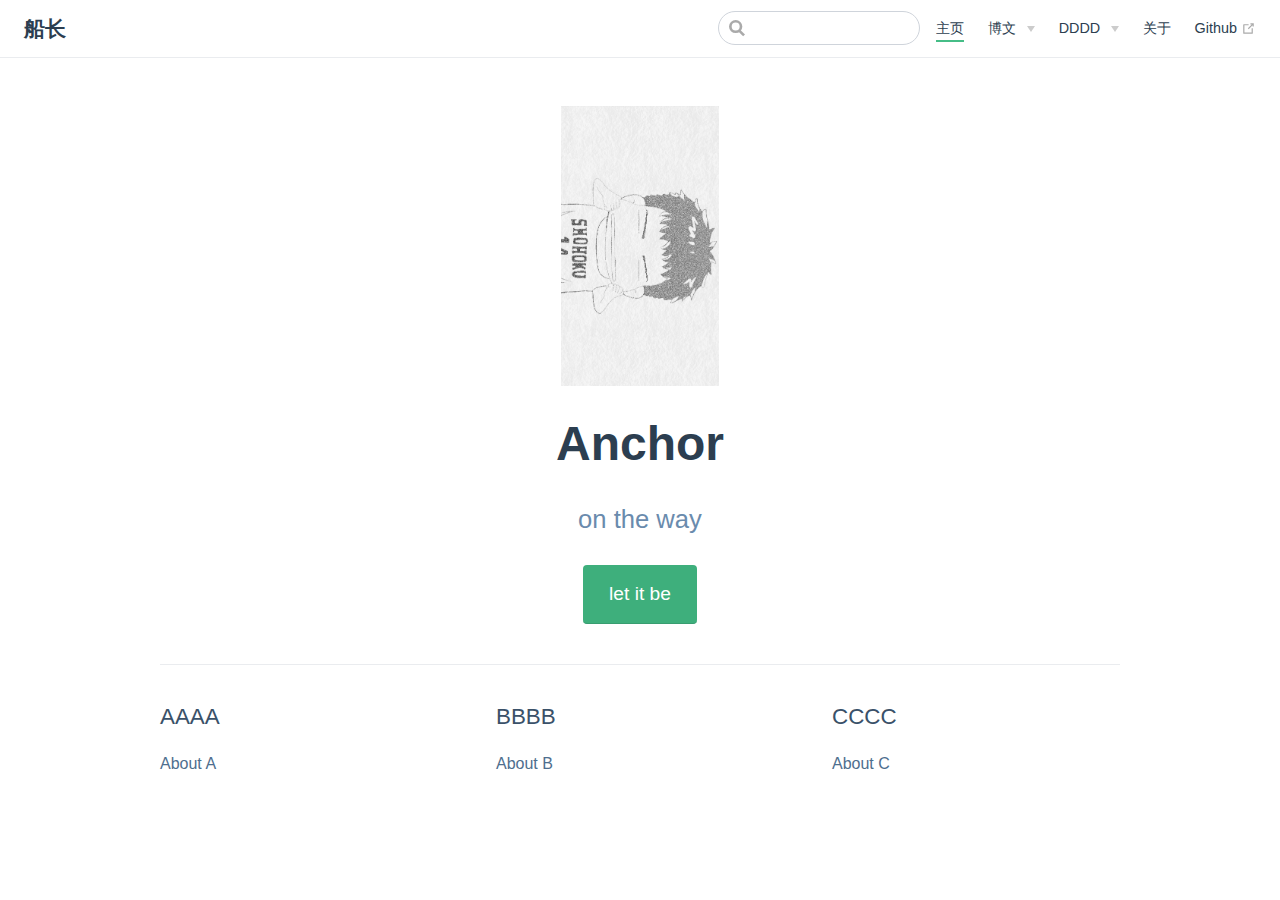
<file: index.html>
<!DOCTYPE html>
<html lang="en-US">
  <head>
    <meta charset="utf-8">
    <meta name="viewport" content="width=device-width,initial-scale=1">
    <title>船长</title>
    <meta name="description" content="anchor船长">
    <link rel="icon" href="/image/favicon.ico">
  <link rel="manifest" href="/manifest.json">
    
    <link rel="preload" href="/assets/css/0.styles.327e292d.css" as="style"><link rel="preload" href="/assets/js/app.14cdc0bf.js" as="script"><link rel="preload" href="/assets/js/2.3956a893.js" as="script"><link rel="preload" href="/assets/js/11.3c24e0f3.js" as="script"><link rel="prefetch" href="/assets/js/10.24904824.js"><link rel="prefetch" href="/assets/js/12.60f9ee6f.js"><link rel="prefetch" href="/assets/js/13.f0f98087.js"><link rel="prefetch" href="/assets/js/3.69414f1f.js"><link rel="prefetch" href="/assets/js/4.6e3af24d.js"><link rel="prefetch" href="/assets/js/5.7de57898.js"><link rel="prefetch" href="/assets/js/6.57c21033.js"><link rel="prefetch" href="/assets/js/7.dd4c98b4.js"><link rel="prefetch" href="/assets/js/8.9ef52978.js"><link rel="prefetch" href="/assets/js/9.83ac1a22.js">
    <link rel="stylesheet" href="/assets/css/0.styles.327e292d.css">
  </head>
  <body>
    <div id="app" data-server-rendered="true"><div class="theme-container no-sidebar"><header class="navbar"><div class="sidebar-button"><svg xmlns="http://www.w3.org/2000/svg" aria-hidden="true" role="img" viewBox="0 0 448 512" class="icon"><path fill="currentColor" d="M436 124H12c-6.627 0-12-5.373-12-12V80c0-6.627 5.373-12 12-12h424c6.627 0 12 5.373 12 12v32c0 6.627-5.373 12-12 12zm0 160H12c-6.627 0-12-5.373-12-12v-32c0-6.627 5.373-12 12-12h424c6.627 0 12 5.373 12 12v32c0 6.627-5.373 12-12 12zm0 160H12c-6.627 0-12-5.373-12-12v-32c0-6.627 5.373-12 12-12h424c6.627 0 12 5.373 12 12v32c0 6.627-5.373 12-12 12z"></path></svg></div> <a href="/" class="home-link router-link-exact-active router-link-active"><!----> <span class="site-name">船长</span></a> <div class="links"><div class="search-box"><input aria-label="Search" autocomplete="off" spellcheck="false" value=""> <!----></div> <nav class="nav-links can-hide"><div class="nav-item"><a href="/" class="nav-link router-link-exact-active router-link-active">主页</a></div><div class="nav-item"><div class="dropdown-wrapper"><a class="dropdown-title"><span class="title">博文</span> <span class="arrow right"></span></a> <ul class="nav-dropdown" style="display:none;"><li class="dropdown-item"><!----> <a href="/AAAA/" class="nav-link">AAAA</a></li><li class="dropdown-item"><!----> <a href="/BBBB/" class="nav-link">BBBB</a></li><li class="dropdown-item"><!----> <a href="/CCCC/" class="nav-link">CCCC</a></li></ul></div></div><div class="nav-item"><div class="dropdown-wrapper"><a class="dropdown-title"><span class="title">DDDD</span> <span class="arrow right"></span></a> <ul class="nav-dropdown" style="display:none;"><li class="dropdown-item"><!----> <a href="/DDDD/D_A.html" class="nav-link">DDDD_A</a></li><li class="dropdown-item"><!----> <a href="/DDDD/D_B.html" class="nav-link">DDDD_B</a></li></ul></div></div><div class="nav-item"><a href="/about/" class="nav-link">关于</a></div><div class="nav-item"><a href="https://www.github.com/anchorforG" target="_blank" rel="noopener noreferrer" class="nav-link external">
  Github
  <svg xmlns="http://www.w3.org/2000/svg" aria-hidden="true" x="0px" y="0px" viewBox="0 0 100 100" width="15" height="15" class="icon outbound"><path fill="currentColor" d="M18.8,85.1h56l0,0c2.2,0,4-1.8,4-4v-32h-8v28h-48v-48h28v-8h-32l0,0c-2.2,0-4,1.8-4,4v56C14.8,83.3,16.6,85.1,18.8,85.1z"></path> <polygon fill="currentColor" points="45.7,48.7 51.3,54.3 77.2,28.5 77.2,37.2 85.2,37.2 85.2,14.9 62.8,14.9 62.8,22.9 71.5,22.9"></polygon></svg></a></div> <!----></nav></div></header> <div class="sidebar-mask"></div> <aside class="sidebar"><nav class="nav-links"><div class="nav-item"><a href="/" class="nav-link router-link-exact-active router-link-active">主页</a></div><div class="nav-item"><div class="dropdown-wrapper"><a class="dropdown-title"><span class="title">博文</span> <span class="arrow right"></span></a> <ul class="nav-dropdown" style="display:none;"><li class="dropdown-item"><!----> <a href="/AAAA/" class="nav-link">AAAA</a></li><li class="dropdown-item"><!----> <a href="/BBBB/" class="nav-link">BBBB</a></li><li class="dropdown-item"><!----> <a href="/CCCC/" class="nav-link">CCCC</a></li></ul></div></div><div class="nav-item"><div class="dropdown-wrapper"><a class="dropdown-title"><span class="title">DDDD</span> <span class="arrow right"></span></a> <ul class="nav-dropdown" style="display:none;"><li class="dropdown-item"><!----> <a href="/DDDD/D_A.html" class="nav-link">DDDD_A</a></li><li class="dropdown-item"><!----> <a href="/DDDD/D_B.html" class="nav-link">DDDD_B</a></li></ul></div></div><div class="nav-item"><a href="/about/" class="nav-link">关于</a></div><div class="nav-item"><a href="https://www.github.com/anchorforG" target="_blank" rel="noopener noreferrer" class="nav-link external">
  Github
  <svg xmlns="http://www.w3.org/2000/svg" aria-hidden="true" x="0px" y="0px" viewBox="0 0 100 100" width="15" height="15" class="icon outbound"><path fill="currentColor" d="M18.8,85.1h56l0,0c2.2,0,4-1.8,4-4v-32h-8v28h-48v-48h28v-8h-32l0,0c-2.2,0-4,1.8-4,4v56C14.8,83.3,16.6,85.1,18.8,85.1z"></path> <polygon fill="currentColor" points="45.7,48.7 51.3,54.3 77.2,28.5 77.2,37.2 85.2,37.2 85.2,14.9 62.8,14.9 62.8,22.9 71.5,22.9"></polygon></svg></a></div> <!----></nav>  <ul class="sidebar-links"><li><a href="/" class="active sidebar-link">Home</a></li><li><a href="/about/" class="sidebar-link">关于我</a></li></ul> </aside> <main aria-labelledby="main-title" class="home"><header class="hero"><img src="/image/14.jpg" alt="hero"> <h1 id="main-title">Anchor</h1> <p class="description">
      on the way
    </p> <p class="action"><a href="/" class="nav-link action-button router-link-exact-active router-link-active">let it be</a></p></header> <div class="features"><div class="feature"><h2>AAAA</h2> <p>About A</p></div><div class="feature"><h2>BBBB</h2> <p>About B</p></div><div class="feature"><h2>CCCC</h2> <p>About C</p></div></div> <div class="theme-default-content custom content__default"></div> <!----></main></div><div class="global-ui"></div></div>
    <script src="/assets/js/app.14cdc0bf.js" defer></script><script src="/assets/js/2.3956a893.js" defer></script><script src="/assets/js/11.3c24e0f3.js" defer></script>
  </body>
</html>
</file>
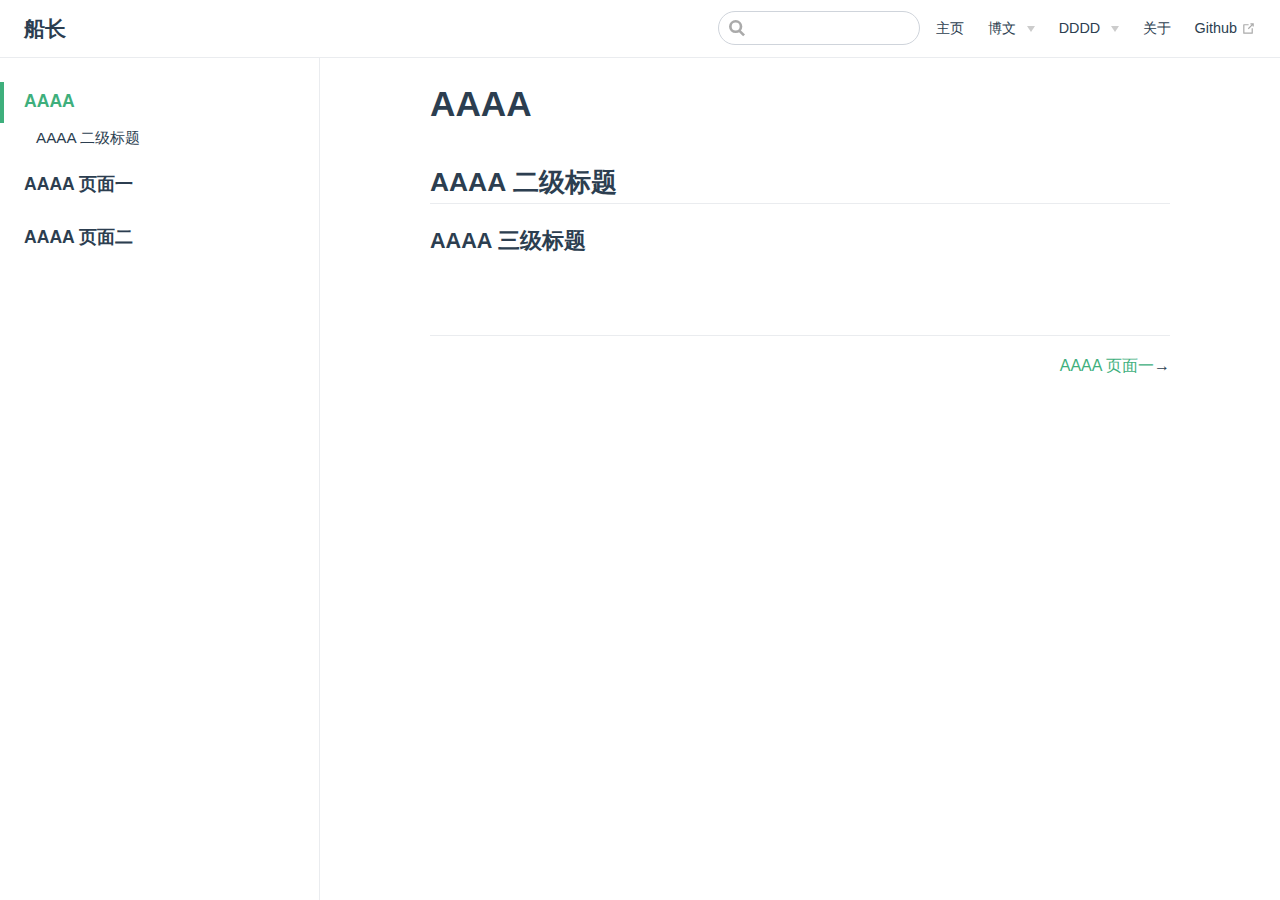
<file: AAAA/index.html>
<!DOCTYPE html>
<html lang="en-US">
  <head>
    <meta charset="utf-8">
    <meta name="viewport" content="width=device-width,initial-scale=1">
    <title>AAAA | 船长</title>
    <meta name="description" content="anchor船长">
    <link rel="icon" href="/image/favicon.ico">
  <link rel="manifest" href="/manifest.json">
    
    <link rel="preload" href="/assets/css/0.styles.327e292d.css" as="style"><link rel="preload" href="/assets/js/app.14cdc0bf.js" as="script"><link rel="preload" href="/assets/js/2.3956a893.js" as="script"><link rel="preload" href="/assets/js/7.dd4c98b4.js" as="script"><link rel="prefetch" href="/assets/js/10.24904824.js"><link rel="prefetch" href="/assets/js/11.3c24e0f3.js"><link rel="prefetch" href="/assets/js/12.60f9ee6f.js"><link rel="prefetch" href="/assets/js/13.f0f98087.js"><link rel="prefetch" href="/assets/js/3.69414f1f.js"><link rel="prefetch" href="/assets/js/4.6e3af24d.js"><link rel="prefetch" href="/assets/js/5.7de57898.js"><link rel="prefetch" href="/assets/js/6.57c21033.js"><link rel="prefetch" href="/assets/js/8.9ef52978.js"><link rel="prefetch" href="/assets/js/9.83ac1a22.js">
    <link rel="stylesheet" href="/assets/css/0.styles.327e292d.css">
  </head>
  <body>
    <div id="app" data-server-rendered="true"><div class="theme-container"><header class="navbar"><div class="sidebar-button"><svg xmlns="http://www.w3.org/2000/svg" aria-hidden="true" role="img" viewBox="0 0 448 512" class="icon"><path fill="currentColor" d="M436 124H12c-6.627 0-12-5.373-12-12V80c0-6.627 5.373-12 12-12h424c6.627 0 12 5.373 12 12v32c0 6.627-5.373 12-12 12zm0 160H12c-6.627 0-12-5.373-12-12v-32c0-6.627 5.373-12 12-12h424c6.627 0 12 5.373 12 12v32c0 6.627-5.373 12-12 12zm0 160H12c-6.627 0-12-5.373-12-12v-32c0-6.627 5.373-12 12-12h424c6.627 0 12 5.373 12 12v32c0 6.627-5.373 12-12 12z"></path></svg></div> <a href="/" class="home-link router-link-active"><!----> <span class="site-name">船长</span></a> <div class="links"><div class="search-box"><input aria-label="Search" autocomplete="off" spellcheck="false" value=""> <!----></div> <nav class="nav-links can-hide"><div class="nav-item"><a href="/" class="nav-link">主页</a></div><div class="nav-item"><div class="dropdown-wrapper"><a class="dropdown-title"><span class="title">博文</span> <span class="arrow right"></span></a> <ul class="nav-dropdown" style="display:none;"><li class="dropdown-item"><!----> <a href="/AAAA/" class="nav-link router-link-exact-active router-link-active">AAAA</a></li><li class="dropdown-item"><!----> <a href="/BBBB/" class="nav-link">BBBB</a></li><li class="dropdown-item"><!----> <a href="/CCCC/" class="nav-link">CCCC</a></li></ul></div></div><div class="nav-item"><div class="dropdown-wrapper"><a class="dropdown-title"><span class="title">DDDD</span> <span class="arrow right"></span></a> <ul class="nav-dropdown" style="display:none;"><li class="dropdown-item"><!----> <a href="/DDDD/D_A.html" class="nav-link">DDDD_A</a></li><li class="dropdown-item"><!----> <a href="/DDDD/D_B.html" class="nav-link">DDDD_B</a></li></ul></div></div><div class="nav-item"><a href="/about/" class="nav-link">关于</a></div><div class="nav-item"><a href="https://www.github.com/anchorforG" target="_blank" rel="noopener noreferrer" class="nav-link external">
  Github
  <svg xmlns="http://www.w3.org/2000/svg" aria-hidden="true" x="0px" y="0px" viewBox="0 0 100 100" width="15" height="15" class="icon outbound"><path fill="currentColor" d="M18.8,85.1h56l0,0c2.2,0,4-1.8,4-4v-32h-8v28h-48v-48h28v-8h-32l0,0c-2.2,0-4,1.8-4,4v56C14.8,83.3,16.6,85.1,18.8,85.1z"></path> <polygon fill="currentColor" points="45.7,48.7 51.3,54.3 77.2,28.5 77.2,37.2 85.2,37.2 85.2,14.9 62.8,14.9 62.8,22.9 71.5,22.9"></polygon></svg></a></div> <!----></nav></div></header> <div class="sidebar-mask"></div> <aside class="sidebar"><nav class="nav-links"><div class="nav-item"><a href="/" class="nav-link">主页</a></div><div class="nav-item"><div class="dropdown-wrapper"><a class="dropdown-title"><span class="title">博文</span> <span class="arrow right"></span></a> <ul class="nav-dropdown" style="display:none;"><li class="dropdown-item"><!----> <a href="/AAAA/" class="nav-link router-link-exact-active router-link-active">AAAA</a></li><li class="dropdown-item"><!----> <a href="/BBBB/" class="nav-link">BBBB</a></li><li class="dropdown-item"><!----> <a href="/CCCC/" class="nav-link">CCCC</a></li></ul></div></div><div class="nav-item"><div class="dropdown-wrapper"><a class="dropdown-title"><span class="title">DDDD</span> <span class="arrow right"></span></a> <ul class="nav-dropdown" style="display:none;"><li class="dropdown-item"><!----> <a href="/DDDD/D_A.html" class="nav-link">DDDD_A</a></li><li class="dropdown-item"><!----> <a href="/DDDD/D_B.html" class="nav-link">DDDD_B</a></li></ul></div></div><div class="nav-item"><a href="/about/" class="nav-link">关于</a></div><div class="nav-item"><a href="https://www.github.com/anchorforG" target="_blank" rel="noopener noreferrer" class="nav-link external">
  Github
  <svg xmlns="http://www.w3.org/2000/svg" aria-hidden="true" x="0px" y="0px" viewBox="0 0 100 100" width="15" height="15" class="icon outbound"><path fill="currentColor" d="M18.8,85.1h56l0,0c2.2,0,4-1.8,4-4v-32h-8v28h-48v-48h28v-8h-32l0,0c-2.2,0-4,1.8-4,4v56C14.8,83.3,16.6,85.1,18.8,85.1z"></path> <polygon fill="currentColor" points="45.7,48.7 51.3,54.3 77.2,28.5 77.2,37.2 85.2,37.2 85.2,14.9 62.8,14.9 62.8,22.9 71.5,22.9"></polygon></svg></a></div> <!----></nav>  <ul class="sidebar-links"><li><a href="/AAAA/" class="active sidebar-link">AAAA</a><ul class="sidebar-sub-headers"><li class="sidebar-sub-header"><a href="/AAAA/#aaaa-二级标题" class="sidebar-link">AAAA 二级标题</a></li></ul></li><li><a href="/AAAA/AAAA1.html" class="sidebar-link">AAAA 页面一</a></li><li><a href="/AAAA/AAAA2.html" class="sidebar-link">AAAA 页面二</a></li></ul> </aside> <main class="page"> <div class="theme-default-content content__default"><h1 id="aaaa"><a href="#aaaa" aria-hidden="true" class="header-anchor">#</a> AAAA</h1> <h2 id="aaaa-二级标题"><a href="#aaaa-二级标题" aria-hidden="true" class="header-anchor">#</a> AAAA 二级标题</h2> <h3 id="aaaa-三级标题"><a href="#aaaa-三级标题" aria-hidden="true" class="header-anchor">#</a> AAAA 三级标题</h3></div> <footer class="page-edit"><!----> <!----></footer> <div class="page-nav"><p class="inner"><!----> <span class="next"><a href="/AAAA/AAAA1.html">AAAA 页面一</a>→
    </span></p></div> </main></div><div class="global-ui"></div></div>
    <script src="/assets/js/app.14cdc0bf.js" defer></script><script src="/assets/js/2.3956a893.js" defer></script><script src="/assets/js/7.dd4c98b4.js" defer></script>
  </body>
</html>
</file>
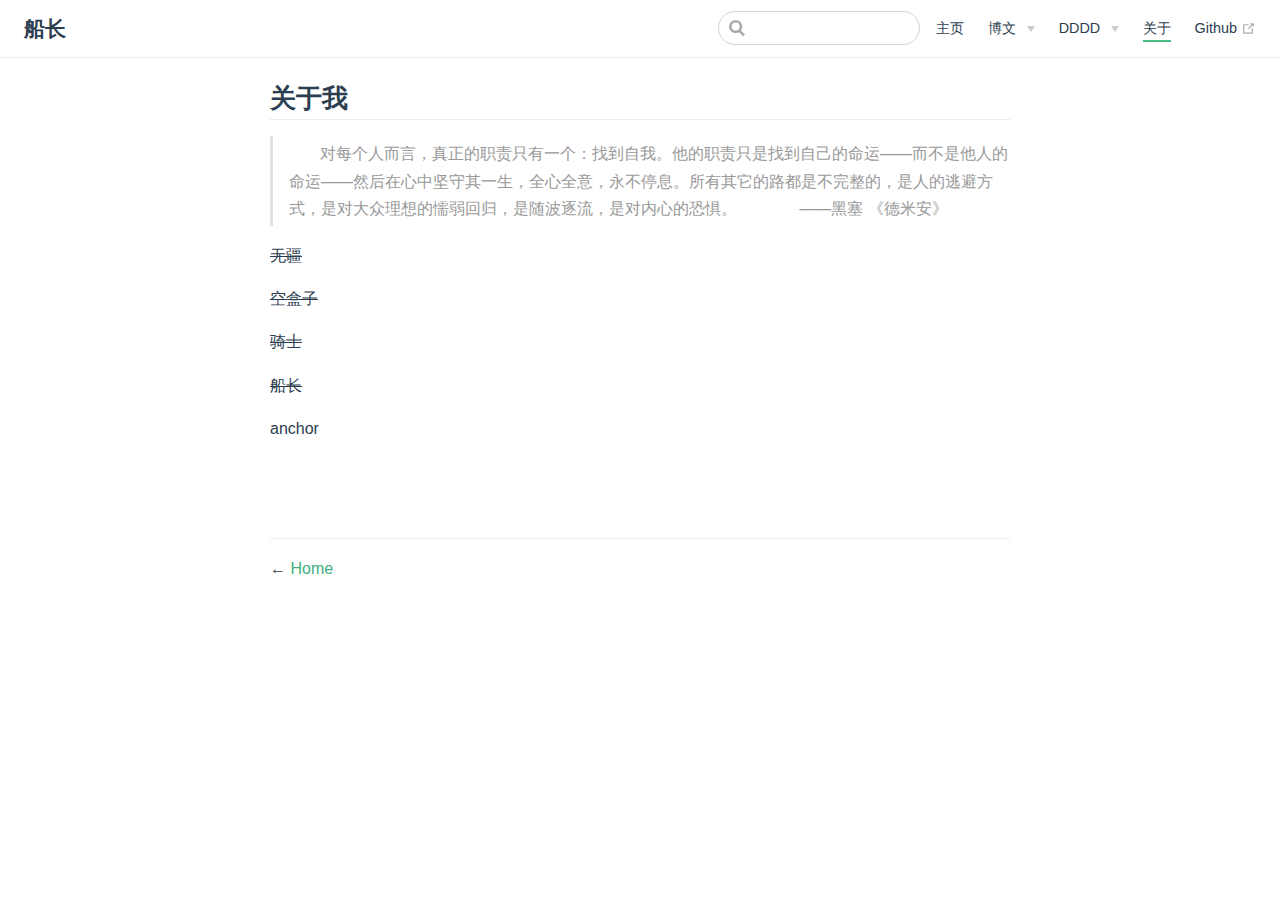
<file: about/index.html>
<!DOCTYPE html>
<html lang="en-US">
  <head>
    <meta charset="utf-8">
    <meta name="viewport" content="width=device-width,initial-scale=1">
    <title>关于我 | 船长</title>
    <meta name="description" content="anchor船长">
    <link rel="icon" href="/image/favicon.ico">
  <link rel="manifest" href="/manifest.json">
    
    <link rel="preload" href="/assets/css/0.styles.327e292d.css" as="style"><link rel="preload" href="/assets/js/app.14cdc0bf.js" as="script"><link rel="preload" href="/assets/js/2.3956a893.js" as="script"><link rel="preload" href="/assets/js/12.60f9ee6f.js" as="script"><link rel="prefetch" href="/assets/js/10.24904824.js"><link rel="prefetch" href="/assets/js/11.3c24e0f3.js"><link rel="prefetch" href="/assets/js/13.f0f98087.js"><link rel="prefetch" href="/assets/js/3.69414f1f.js"><link rel="prefetch" href="/assets/js/4.6e3af24d.js"><link rel="prefetch" href="/assets/js/5.7de57898.js"><link rel="prefetch" href="/assets/js/6.57c21033.js"><link rel="prefetch" href="/assets/js/7.dd4c98b4.js"><link rel="prefetch" href="/assets/js/8.9ef52978.js"><link rel="prefetch" href="/assets/js/9.83ac1a22.js">
    <link rel="stylesheet" href="/assets/css/0.styles.327e292d.css">
  </head>
  <body>
    <div id="app" data-server-rendered="true"><div class="theme-container no-sidebar"><header class="navbar"><div class="sidebar-button"><svg xmlns="http://www.w3.org/2000/svg" aria-hidden="true" role="img" viewBox="0 0 448 512" class="icon"><path fill="currentColor" d="M436 124H12c-6.627 0-12-5.373-12-12V80c0-6.627 5.373-12 12-12h424c6.627 0 12 5.373 12 12v32c0 6.627-5.373 12-12 12zm0 160H12c-6.627 0-12-5.373-12-12v-32c0-6.627 5.373-12 12-12h424c6.627 0 12 5.373 12 12v32c0 6.627-5.373 12-12 12zm0 160H12c-6.627 0-12-5.373-12-12v-32c0-6.627 5.373-12 12-12h424c6.627 0 12 5.373 12 12v32c0 6.627-5.373 12-12 12z"></path></svg></div> <a href="/" class="home-link router-link-active"><!----> <span class="site-name">船长</span></a> <div class="links"><div class="search-box"><input aria-label="Search" autocomplete="off" spellcheck="false" value=""> <!----></div> <nav class="nav-links can-hide"><div class="nav-item"><a href="/" class="nav-link">主页</a></div><div class="nav-item"><div class="dropdown-wrapper"><a class="dropdown-title"><span class="title">博文</span> <span class="arrow right"></span></a> <ul class="nav-dropdown" style="display:none;"><li class="dropdown-item"><!----> <a href="/AAAA/" class="nav-link">AAAA</a></li><li class="dropdown-item"><!----> <a href="/BBBB/" class="nav-link">BBBB</a></li><li class="dropdown-item"><!----> <a href="/CCCC/" class="nav-link">CCCC</a></li></ul></div></div><div class="nav-item"><div class="dropdown-wrapper"><a class="dropdown-title"><span class="title">DDDD</span> <span class="arrow right"></span></a> <ul class="nav-dropdown" style="display:none;"><li class="dropdown-item"><!----> <a href="/DDDD/D_A.html" class="nav-link">DDDD_A</a></li><li class="dropdown-item"><!----> <a href="/DDDD/D_B.html" class="nav-link">DDDD_B</a></li></ul></div></div><div class="nav-item"><a href="/about/" class="nav-link router-link-exact-active router-link-active">关于</a></div><div class="nav-item"><a href="https://www.github.com/anchorforG" target="_blank" rel="noopener noreferrer" class="nav-link external">
  Github
  <svg xmlns="http://www.w3.org/2000/svg" aria-hidden="true" x="0px" y="0px" viewBox="0 0 100 100" width="15" height="15" class="icon outbound"><path fill="currentColor" d="M18.8,85.1h56l0,0c2.2,0,4-1.8,4-4v-32h-8v28h-48v-48h28v-8h-32l0,0c-2.2,0-4,1.8-4,4v56C14.8,83.3,16.6,85.1,18.8,85.1z"></path> <polygon fill="currentColor" points="45.7,48.7 51.3,54.3 77.2,28.5 77.2,37.2 85.2,37.2 85.2,14.9 62.8,14.9 62.8,22.9 71.5,22.9"></polygon></svg></a></div> <!----></nav></div></header> <div class="sidebar-mask"></div> <aside class="sidebar"><nav class="nav-links"><div class="nav-item"><a href="/" class="nav-link">主页</a></div><div class="nav-item"><div class="dropdown-wrapper"><a class="dropdown-title"><span class="title">博文</span> <span class="arrow right"></span></a> <ul class="nav-dropdown" style="display:none;"><li class="dropdown-item"><!----> <a href="/AAAA/" class="nav-link">AAAA</a></li><li class="dropdown-item"><!----> <a href="/BBBB/" class="nav-link">BBBB</a></li><li class="dropdown-item"><!----> <a href="/CCCC/" class="nav-link">CCCC</a></li></ul></div></div><div class="nav-item"><div class="dropdown-wrapper"><a class="dropdown-title"><span class="title">DDDD</span> <span class="arrow right"></span></a> <ul class="nav-dropdown" style="display:none;"><li class="dropdown-item"><!----> <a href="/DDDD/D_A.html" class="nav-link">DDDD_A</a></li><li class="dropdown-item"><!----> <a href="/DDDD/D_B.html" class="nav-link">DDDD_B</a></li></ul></div></div><div class="nav-item"><a href="/about/" class="nav-link router-link-exact-active router-link-active">关于</a></div><div class="nav-item"><a href="https://www.github.com/anchorforG" target="_blank" rel="noopener noreferrer" class="nav-link external">
  Github
  <svg xmlns="http://www.w3.org/2000/svg" aria-hidden="true" x="0px" y="0px" viewBox="0 0 100 100" width="15" height="15" class="icon outbound"><path fill="currentColor" d="M18.8,85.1h56l0,0c2.2,0,4-1.8,4-4v-32h-8v28h-48v-48h28v-8h-32l0,0c-2.2,0-4,1.8-4,4v56C14.8,83.3,16.6,85.1,18.8,85.1z"></path> <polygon fill="currentColor" points="45.7,48.7 51.3,54.3 77.2,28.5 77.2,37.2 85.2,37.2 85.2,14.9 62.8,14.9 62.8,22.9 71.5,22.9"></polygon></svg></a></div> <!----></nav>  <ul class="sidebar-links"><li><a href="/" class="sidebar-link">Home</a></li><li><a href="/about/" class="active sidebar-link">关于我</a><ul class="sidebar-sub-headers"><li class="sidebar-sub-header"><a href="/about/#关于我" class="sidebar-link">关于我</a></li></ul></li></ul> </aside> <main class="page"> <div class="theme-default-content content__default"><h2 id="关于我"><a href="#关于我" aria-hidden="true" class="header-anchor">#</a> 关于我</h2> <blockquote><p>       对每个人而言，真正的职责只有一个：找到自我。他的职责只是找到自己的命运——而不是他人的命运——然后在心中坚守其一生，全心全意，永不停息。所有其它的路都是不完整的，是人的逃避方式，是对大众理想的懦弱回归，是随波逐流，是对内心的恐惧。              ——黑塞 《德米安》</p></blockquote> <p><s>无疆</s></p> <p><s>空盒子</s></p> <p><s>骑士</s></p> <p><s>船长</s></p> <p>anchor</p></div> <footer class="page-edit"><!----> <!----></footer> <div class="page-nav"><p class="inner"><span class="prev">
      ←
      <a href="/" class="prev router-link-active">Home</a></span> <!----></p></div> </main></div><div class="global-ui"></div></div>
    <script src="/assets/js/app.14cdc0bf.js" defer></script><script src="/assets/js/2.3956a893.js" defer></script><script src="/assets/js/12.60f9ee6f.js" defer></script>
  </body>
</html>
</file>
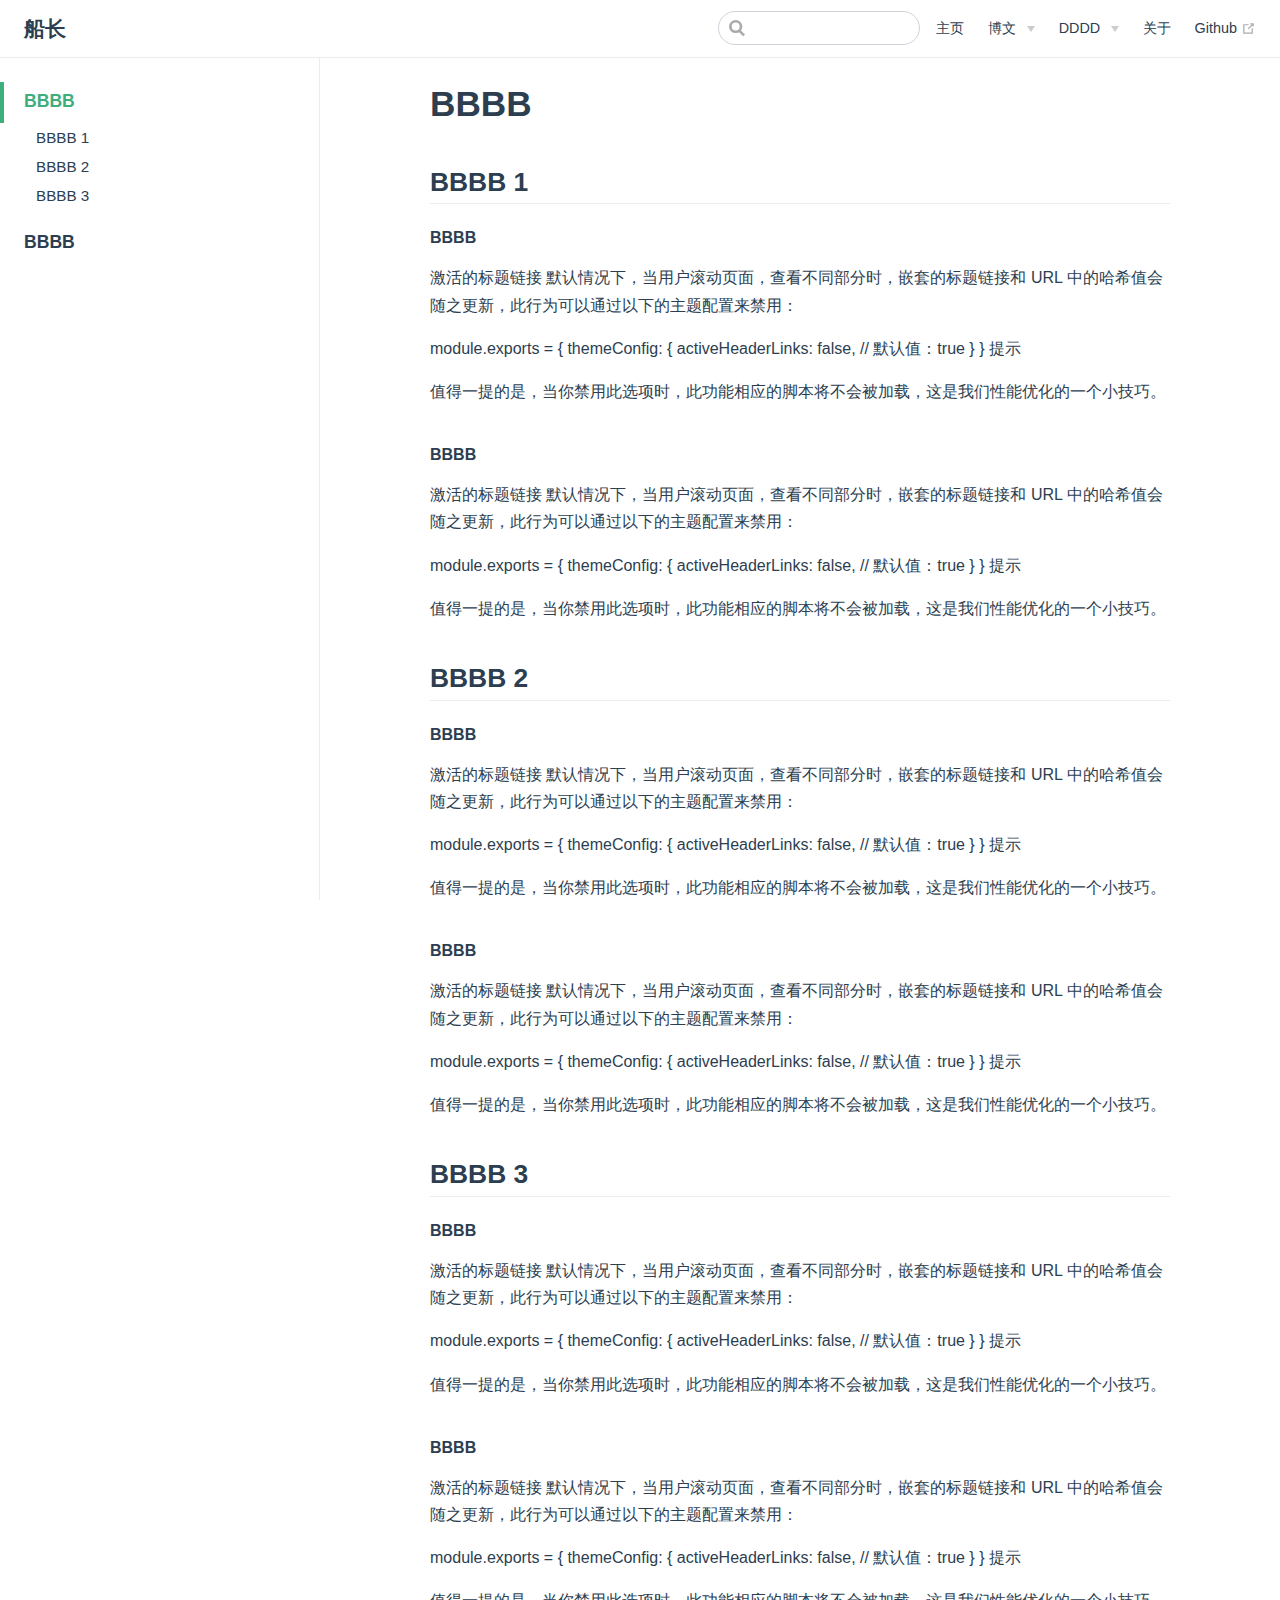
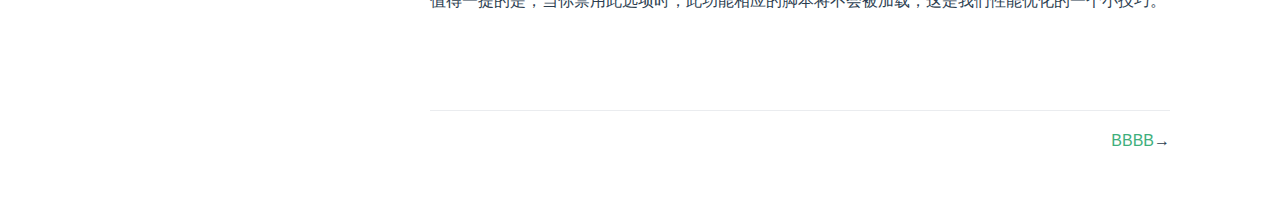
<file: BBBB/index.html>
<!DOCTYPE html>
<html lang="en-US">
  <head>
    <meta charset="utf-8">
    <meta name="viewport" content="width=device-width,initial-scale=1">
    <title>BBBB | 船长</title>
    <meta name="description" content="anchor船长">
    <link rel="icon" href="/image/favicon.ico">
  <link rel="manifest" href="/manifest.json">
    
    <link rel="preload" href="/assets/css/0.styles.327e292d.css" as="style"><link rel="preload" href="/assets/js/app.14cdc0bf.js" as="script"><link rel="preload" href="/assets/js/2.3956a893.js" as="script"><link rel="preload" href="/assets/js/9.83ac1a22.js" as="script"><link rel="prefetch" href="/assets/js/10.24904824.js"><link rel="prefetch" href="/assets/js/11.3c24e0f3.js"><link rel="prefetch" href="/assets/js/12.60f9ee6f.js"><link rel="prefetch" href="/assets/js/13.f0f98087.js"><link rel="prefetch" href="/assets/js/3.69414f1f.js"><link rel="prefetch" href="/assets/js/4.6e3af24d.js"><link rel="prefetch" href="/assets/js/5.7de57898.js"><link rel="prefetch" href="/assets/js/6.57c21033.js"><link rel="prefetch" href="/assets/js/7.dd4c98b4.js"><link rel="prefetch" href="/assets/js/8.9ef52978.js">
    <link rel="stylesheet" href="/assets/css/0.styles.327e292d.css">
  </head>
  <body>
    <div id="app" data-server-rendered="true"><div class="theme-container"><header class="navbar"><div class="sidebar-button"><svg xmlns="http://www.w3.org/2000/svg" aria-hidden="true" role="img" viewBox="0 0 448 512" class="icon"><path fill="currentColor" d="M436 124H12c-6.627 0-12-5.373-12-12V80c0-6.627 5.373-12 12-12h424c6.627 0 12 5.373 12 12v32c0 6.627-5.373 12-12 12zm0 160H12c-6.627 0-12-5.373-12-12v-32c0-6.627 5.373-12 12-12h424c6.627 0 12 5.373 12 12v32c0 6.627-5.373 12-12 12zm0 160H12c-6.627 0-12-5.373-12-12v-32c0-6.627 5.373-12 12-12h424c6.627 0 12 5.373 12 12v32c0 6.627-5.373 12-12 12z"></path></svg></div> <a href="/" class="home-link router-link-active"><!----> <span class="site-name">船长</span></a> <div class="links"><div class="search-box"><input aria-label="Search" autocomplete="off" spellcheck="false" value=""> <!----></div> <nav class="nav-links can-hide"><div class="nav-item"><a href="/" class="nav-link">主页</a></div><div class="nav-item"><div class="dropdown-wrapper"><a class="dropdown-title"><span class="title">博文</span> <span class="arrow right"></span></a> <ul class="nav-dropdown" style="display:none;"><li class="dropdown-item"><!----> <a href="/AAAA/" class="nav-link">AAAA</a></li><li class="dropdown-item"><!----> <a href="/BBBB/" class="nav-link router-link-exact-active router-link-active">BBBB</a></li><li class="dropdown-item"><!----> <a href="/CCCC/" class="nav-link">CCCC</a></li></ul></div></div><div class="nav-item"><div class="dropdown-wrapper"><a class="dropdown-title"><span class="title">DDDD</span> <span class="arrow right"></span></a> <ul class="nav-dropdown" style="display:none;"><li class="dropdown-item"><!----> <a href="/DDDD/D_A.html" class="nav-link">DDDD_A</a></li><li class="dropdown-item"><!----> <a href="/DDDD/D_B.html" class="nav-link">DDDD_B</a></li></ul></div></div><div class="nav-item"><a href="/about/" class="nav-link">关于</a></div><div class="nav-item"><a href="https://www.github.com/anchorforG" target="_blank" rel="noopener noreferrer" class="nav-link external">
  Github
  <svg xmlns="http://www.w3.org/2000/svg" aria-hidden="true" x="0px" y="0px" viewBox="0 0 100 100" width="15" height="15" class="icon outbound"><path fill="currentColor" d="M18.8,85.1h56l0,0c2.2,0,4-1.8,4-4v-32h-8v28h-48v-48h28v-8h-32l0,0c-2.2,0-4,1.8-4,4v56C14.8,83.3,16.6,85.1,18.8,85.1z"></path> <polygon fill="currentColor" points="45.7,48.7 51.3,54.3 77.2,28.5 77.2,37.2 85.2,37.2 85.2,14.9 62.8,14.9 62.8,22.9 71.5,22.9"></polygon></svg></a></div> <!----></nav></div></header> <div class="sidebar-mask"></div> <aside class="sidebar"><nav class="nav-links"><div class="nav-item"><a href="/" class="nav-link">主页</a></div><div class="nav-item"><div class="dropdown-wrapper"><a class="dropdown-title"><span class="title">博文</span> <span class="arrow right"></span></a> <ul class="nav-dropdown" style="display:none;"><li class="dropdown-item"><!----> <a href="/AAAA/" class="nav-link">AAAA</a></li><li class="dropdown-item"><!----> <a href="/BBBB/" class="nav-link router-link-exact-active router-link-active">BBBB</a></li><li class="dropdown-item"><!----> <a href="/CCCC/" class="nav-link">CCCC</a></li></ul></div></div><div class="nav-item"><div class="dropdown-wrapper"><a class="dropdown-title"><span class="title">DDDD</span> <span class="arrow right"></span></a> <ul class="nav-dropdown" style="display:none;"><li class="dropdown-item"><!----> <a href="/DDDD/D_A.html" class="nav-link">DDDD_A</a></li><li class="dropdown-item"><!----> <a href="/DDDD/D_B.html" class="nav-link">DDDD_B</a></li></ul></div></div><div class="nav-item"><a href="/about/" class="nav-link">关于</a></div><div class="nav-item"><a href="https://www.github.com/anchorforG" target="_blank" rel="noopener noreferrer" class="nav-link external">
  Github
  <svg xmlns="http://www.w3.org/2000/svg" aria-hidden="true" x="0px" y="0px" viewBox="0 0 100 100" width="15" height="15" class="icon outbound"><path fill="currentColor" d="M18.8,85.1h56l0,0c2.2,0,4-1.8,4-4v-32h-8v28h-48v-48h28v-8h-32l0,0c-2.2,0-4,1.8-4,4v56C14.8,83.3,16.6,85.1,18.8,85.1z"></path> <polygon fill="currentColor" points="45.7,48.7 51.3,54.3 77.2,28.5 77.2,37.2 85.2,37.2 85.2,14.9 62.8,14.9 62.8,22.9 71.5,22.9"></polygon></svg></a></div> <!----></nav>  <ul class="sidebar-links"><li><a href="/BBBB/" class="active sidebar-link">BBBB</a><ul class="sidebar-sub-headers"><li class="sidebar-sub-header"><a href="/BBBB/#bbbb-1" class="sidebar-link">BBBB 1</a></li><li class="sidebar-sub-header"><a href="/BBBB/#bbbb-2-2" class="sidebar-link">BBBB 2</a></li><li class="sidebar-sub-header"><a href="/BBBB/#bbbb-3-2" class="sidebar-link">BBBB 3</a></li></ul></li><li><a href="/BBBB/BBBB1.html" class="sidebar-link">BBBB</a></li></ul> </aside> <main class="page"> <div class="theme-default-content content__default"><h1 id="bbbb"><a href="#bbbb" aria-hidden="true" class="header-anchor">#</a> BBBB</h1> <h2 id="bbbb-1"><a href="#bbbb-1" aria-hidden="true" class="header-anchor">#</a> BBBB 1</h2> <h4 id="bbbb-2"><a href="#bbbb-2" aria-hidden="true" class="header-anchor">#</a> BBBB</h4> <p>激活的标题链接
默认情况下，当用户滚动页面，查看不同部分时，嵌套的标题链接和 URL 中的哈希值会随之更新，此行为可以通过以下的主题配置来禁用：</p> <p>module.exports = {
themeConfig: {
activeHeaderLinks: false, // 默认值：true
}
}
提示</p> <p>值得一提的是，当你禁用此选项时，此功能相应的脚本将不会被加载，这是我们性能优化的一个小技巧。</p> <h4 id="bbbb-3"><a href="#bbbb-3" aria-hidden="true" class="header-anchor">#</a> BBBB</h4> <p>激活的标题链接
默认情况下，当用户滚动页面，查看不同部分时，嵌套的标题链接和 URL 中的哈希值会随之更新，此行为可以通过以下的主题配置来禁用：</p> <p>module.exports = {
themeConfig: {
activeHeaderLinks: false, // 默认值：true
}
}
提示</p> <p>值得一提的是，当你禁用此选项时，此功能相应的脚本将不会被加载，这是我们性能优化的一个小技巧。</p> <h2 id="bbbb-2-2"><a href="#bbbb-2-2" aria-hidden="true" class="header-anchor">#</a> BBBB 2</h2> <h4 id="bbbb-4"><a href="#bbbb-4" aria-hidden="true" class="header-anchor">#</a> BBBB</h4> <p>激活的标题链接
默认情况下，当用户滚动页面，查看不同部分时，嵌套的标题链接和 URL 中的哈希值会随之更新，此行为可以通过以下的主题配置来禁用：</p> <p>module.exports = {
themeConfig: {
activeHeaderLinks: false, // 默认值：true
}
}
提示</p> <p>值得一提的是，当你禁用此选项时，此功能相应的脚本将不会被加载，这是我们性能优化的一个小技巧。</p> <h4 id="bbbb-5"><a href="#bbbb-5" aria-hidden="true" class="header-anchor">#</a> BBBB</h4> <p>激活的标题链接
默认情况下，当用户滚动页面，查看不同部分时，嵌套的标题链接和 URL 中的哈希值会随之更新，此行为可以通过以下的主题配置来禁用：</p> <p>module.exports = {
themeConfig: {
activeHeaderLinks: false, // 默认值：true
}
}
提示</p> <p>值得一提的是，当你禁用此选项时，此功能相应的脚本将不会被加载，这是我们性能优化的一个小技巧。</p> <h2 id="bbbb-3-2"><a href="#bbbb-3-2" aria-hidden="true" class="header-anchor">#</a> BBBB 3</h2> <h4 id="bbbb-6"><a href="#bbbb-6" aria-hidden="true" class="header-anchor">#</a> BBBB</h4> <p>激活的标题链接
默认情况下，当用户滚动页面，查看不同部分时，嵌套的标题链接和 URL 中的哈希值会随之更新，此行为可以通过以下的主题配置来禁用：</p> <p>module.exports = {
themeConfig: {
activeHeaderLinks: false, // 默认值：true
}
}
提示</p> <p>值得一提的是，当你禁用此选项时，此功能相应的脚本将不会被加载，这是我们性能优化的一个小技巧。</p> <h4 id="bbbb-7"><a href="#bbbb-7" aria-hidden="true" class="header-anchor">#</a> BBBB</h4> <p>激活的标题链接
默认情况下，当用户滚动页面，查看不同部分时，嵌套的标题链接和 URL 中的哈希值会随之更新，此行为可以通过以下的主题配置来禁用：</p> <p>module.exports = {
themeConfig: {
activeHeaderLinks: false, // 默认值：true
}
}
提示</p> <p>值得一提的是，当你禁用此选项时，此功能相应的脚本将不会被加载，这是我们性能优化的一个小技巧。</p></div> <footer class="page-edit"><!----> <!----></footer> <div class="page-nav"><p class="inner"><!----> <span class="next"><a href="/BBBB/BBBB1.html">BBBB</a>→
    </span></p></div> </main></div><div class="global-ui"></div></div>
    <script src="/assets/js/app.14cdc0bf.js" defer></script><script src="/assets/js/2.3956a893.js" defer></script><script src="/assets/js/9.83ac1a22.js" defer></script>
  </body>
</html>
</file>
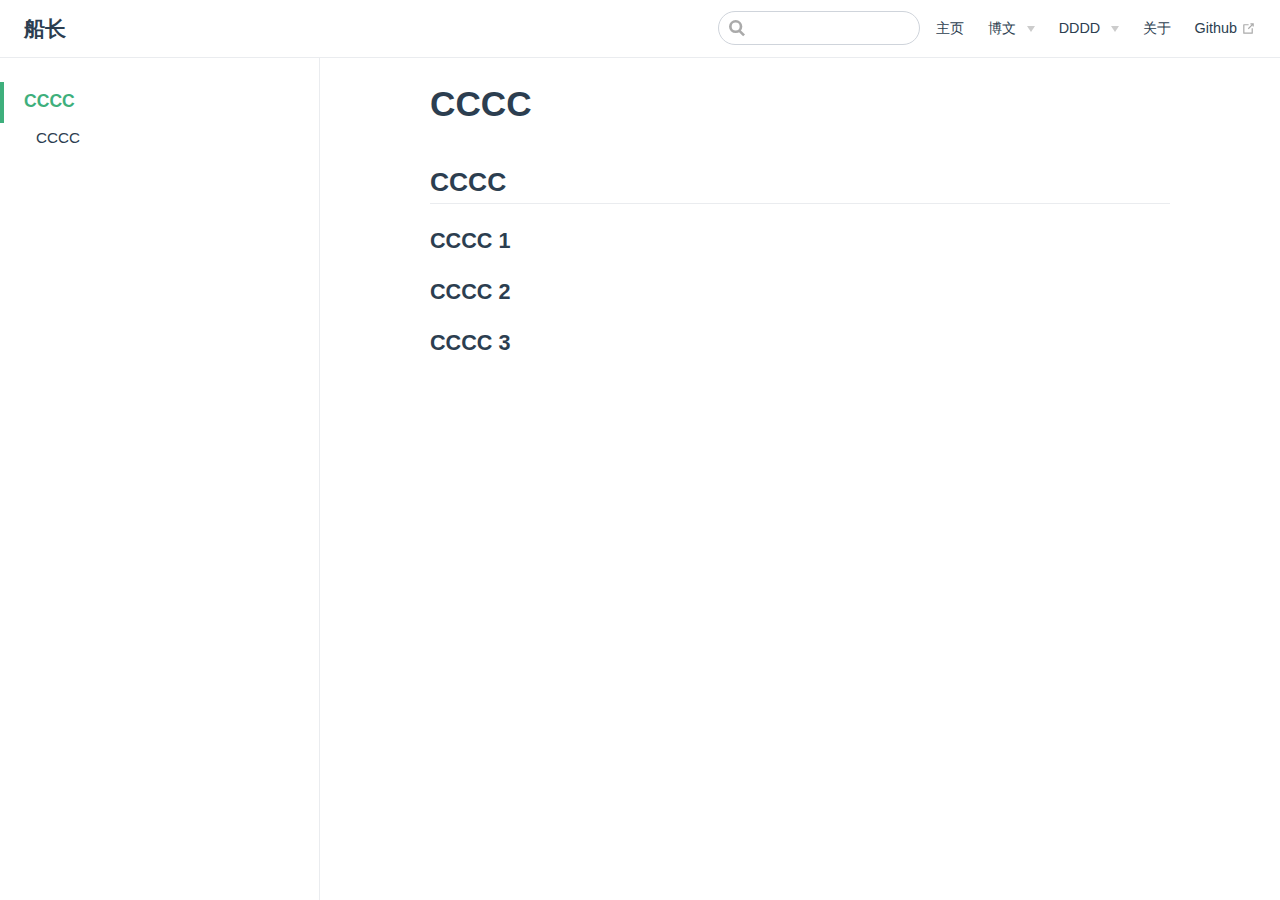
<file: CCCC/index.html>
<!DOCTYPE html>
<html lang="en-US">
  <head>
    <meta charset="utf-8">
    <meta name="viewport" content="width=device-width,initial-scale=1">
    <title>CCCC | 船长</title>
    <meta name="description" content="anchor船长">
    <link rel="icon" href="/image/favicon.ico">
  <link rel="manifest" href="/manifest.json">
    
    <link rel="preload" href="/assets/css/0.styles.327e292d.css" as="style"><link rel="preload" href="/assets/js/app.14cdc0bf.js" as="script"><link rel="preload" href="/assets/js/2.3956a893.js" as="script"><link rel="preload" href="/assets/js/10.24904824.js" as="script"><link rel="prefetch" href="/assets/js/11.3c24e0f3.js"><link rel="prefetch" href="/assets/js/12.60f9ee6f.js"><link rel="prefetch" href="/assets/js/13.f0f98087.js"><link rel="prefetch" href="/assets/js/3.69414f1f.js"><link rel="prefetch" href="/assets/js/4.6e3af24d.js"><link rel="prefetch" href="/assets/js/5.7de57898.js"><link rel="prefetch" href="/assets/js/6.57c21033.js"><link rel="prefetch" href="/assets/js/7.dd4c98b4.js"><link rel="prefetch" href="/assets/js/8.9ef52978.js"><link rel="prefetch" href="/assets/js/9.83ac1a22.js">
    <link rel="stylesheet" href="/assets/css/0.styles.327e292d.css">
  </head>
  <body>
    <div id="app" data-server-rendered="true"><div class="theme-container"><header class="navbar"><div class="sidebar-button"><svg xmlns="http://www.w3.org/2000/svg" aria-hidden="true" role="img" viewBox="0 0 448 512" class="icon"><path fill="currentColor" d="M436 124H12c-6.627 0-12-5.373-12-12V80c0-6.627 5.373-12 12-12h424c6.627 0 12 5.373 12 12v32c0 6.627-5.373 12-12 12zm0 160H12c-6.627 0-12-5.373-12-12v-32c0-6.627 5.373-12 12-12h424c6.627 0 12 5.373 12 12v32c0 6.627-5.373 12-12 12zm0 160H12c-6.627 0-12-5.373-12-12v-32c0-6.627 5.373-12 12-12h424c6.627 0 12 5.373 12 12v32c0 6.627-5.373 12-12 12z"></path></svg></div> <a href="/" class="home-link router-link-active"><!----> <span class="site-name">船长</span></a> <div class="links"><div class="search-box"><input aria-label="Search" autocomplete="off" spellcheck="false" value=""> <!----></div> <nav class="nav-links can-hide"><div class="nav-item"><a href="/" class="nav-link">主页</a></div><div class="nav-item"><div class="dropdown-wrapper"><a class="dropdown-title"><span class="title">博文</span> <span class="arrow right"></span></a> <ul class="nav-dropdown" style="display:none;"><li class="dropdown-item"><!----> <a href="/AAAA/" class="nav-link">AAAA</a></li><li class="dropdown-item"><!----> <a href="/BBBB/" class="nav-link">BBBB</a></li><li class="dropdown-item"><!----> <a href="/CCCC/" class="nav-link router-link-exact-active router-link-active">CCCC</a></li></ul></div></div><div class="nav-item"><div class="dropdown-wrapper"><a class="dropdown-title"><span class="title">DDDD</span> <span class="arrow right"></span></a> <ul class="nav-dropdown" style="display:none;"><li class="dropdown-item"><!----> <a href="/DDDD/D_A.html" class="nav-link">DDDD_A</a></li><li class="dropdown-item"><!----> <a href="/DDDD/D_B.html" class="nav-link">DDDD_B</a></li></ul></div></div><div class="nav-item"><a href="/about/" class="nav-link">关于</a></div><div class="nav-item"><a href="https://www.github.com/anchorforG" target="_blank" rel="noopener noreferrer" class="nav-link external">
  Github
  <svg xmlns="http://www.w3.org/2000/svg" aria-hidden="true" x="0px" y="0px" viewBox="0 0 100 100" width="15" height="15" class="icon outbound"><path fill="currentColor" d="M18.8,85.1h56l0,0c2.2,0,4-1.8,4-4v-32h-8v28h-48v-48h28v-8h-32l0,0c-2.2,0-4,1.8-4,4v56C14.8,83.3,16.6,85.1,18.8,85.1z"></path> <polygon fill="currentColor" points="45.7,48.7 51.3,54.3 77.2,28.5 77.2,37.2 85.2,37.2 85.2,14.9 62.8,14.9 62.8,22.9 71.5,22.9"></polygon></svg></a></div> <!----></nav></div></header> <div class="sidebar-mask"></div> <aside class="sidebar"><nav class="nav-links"><div class="nav-item"><a href="/" class="nav-link">主页</a></div><div class="nav-item"><div class="dropdown-wrapper"><a class="dropdown-title"><span class="title">博文</span> <span class="arrow right"></span></a> <ul class="nav-dropdown" style="display:none;"><li class="dropdown-item"><!----> <a href="/AAAA/" class="nav-link">AAAA</a></li><li class="dropdown-item"><!----> <a href="/BBBB/" class="nav-link">BBBB</a></li><li class="dropdown-item"><!----> <a href="/CCCC/" class="nav-link router-link-exact-active router-link-active">CCCC</a></li></ul></div></div><div class="nav-item"><div class="dropdown-wrapper"><a class="dropdown-title"><span class="title">DDDD</span> <span class="arrow right"></span></a> <ul class="nav-dropdown" style="display:none;"><li class="dropdown-item"><!----> <a href="/DDDD/D_A.html" class="nav-link">DDDD_A</a></li><li class="dropdown-item"><!----> <a href="/DDDD/D_B.html" class="nav-link">DDDD_B</a></li></ul></div></div><div class="nav-item"><a href="/about/" class="nav-link">关于</a></div><div class="nav-item"><a href="https://www.github.com/anchorforG" target="_blank" rel="noopener noreferrer" class="nav-link external">
  Github
  <svg xmlns="http://www.w3.org/2000/svg" aria-hidden="true" x="0px" y="0px" viewBox="0 0 100 100" width="15" height="15" class="icon outbound"><path fill="currentColor" d="M18.8,85.1h56l0,0c2.2,0,4-1.8,4-4v-32h-8v28h-48v-48h28v-8h-32l0,0c-2.2,0-4,1.8-4,4v56C14.8,83.3,16.6,85.1,18.8,85.1z"></path> <polygon fill="currentColor" points="45.7,48.7 51.3,54.3 77.2,28.5 77.2,37.2 85.2,37.2 85.2,14.9 62.8,14.9 62.8,22.9 71.5,22.9"></polygon></svg></a></div> <!----></nav>  <ul class="sidebar-links"><li><a href="/CCCC/" class="active sidebar-link">CCCC</a><ul class="sidebar-sub-headers"><li class="sidebar-sub-header"><a href="/CCCC/#cccc-2" class="sidebar-link">CCCC</a></li></ul></li></ul> </aside> <main class="page"> <div class="theme-default-content content__default"><h1 id="cccc"><a href="#cccc" aria-hidden="true" class="header-anchor">#</a> CCCC</h1> <h2 id="cccc-2"><a href="#cccc-2" aria-hidden="true" class="header-anchor">#</a> CCCC</h2> <h3 id="cccc-1"><a href="#cccc-1" aria-hidden="true" class="header-anchor">#</a> CCCC 1</h3> <h3 id="cccc-2-2"><a href="#cccc-2-2" aria-hidden="true" class="header-anchor">#</a> CCCC 2</h3> <h3 id="cccc-3"><a href="#cccc-3" aria-hidden="true" class="header-anchor">#</a> CCCC 3</h3></div> <footer class="page-edit"><!----> <!----></footer> <!----> </main></div><div class="global-ui"></div></div>
    <script src="/assets/js/app.14cdc0bf.js" defer></script><script src="/assets/js/2.3956a893.js" defer></script><script src="/assets/js/10.24904824.js" defer></script>
  </body>
</html>
</file>
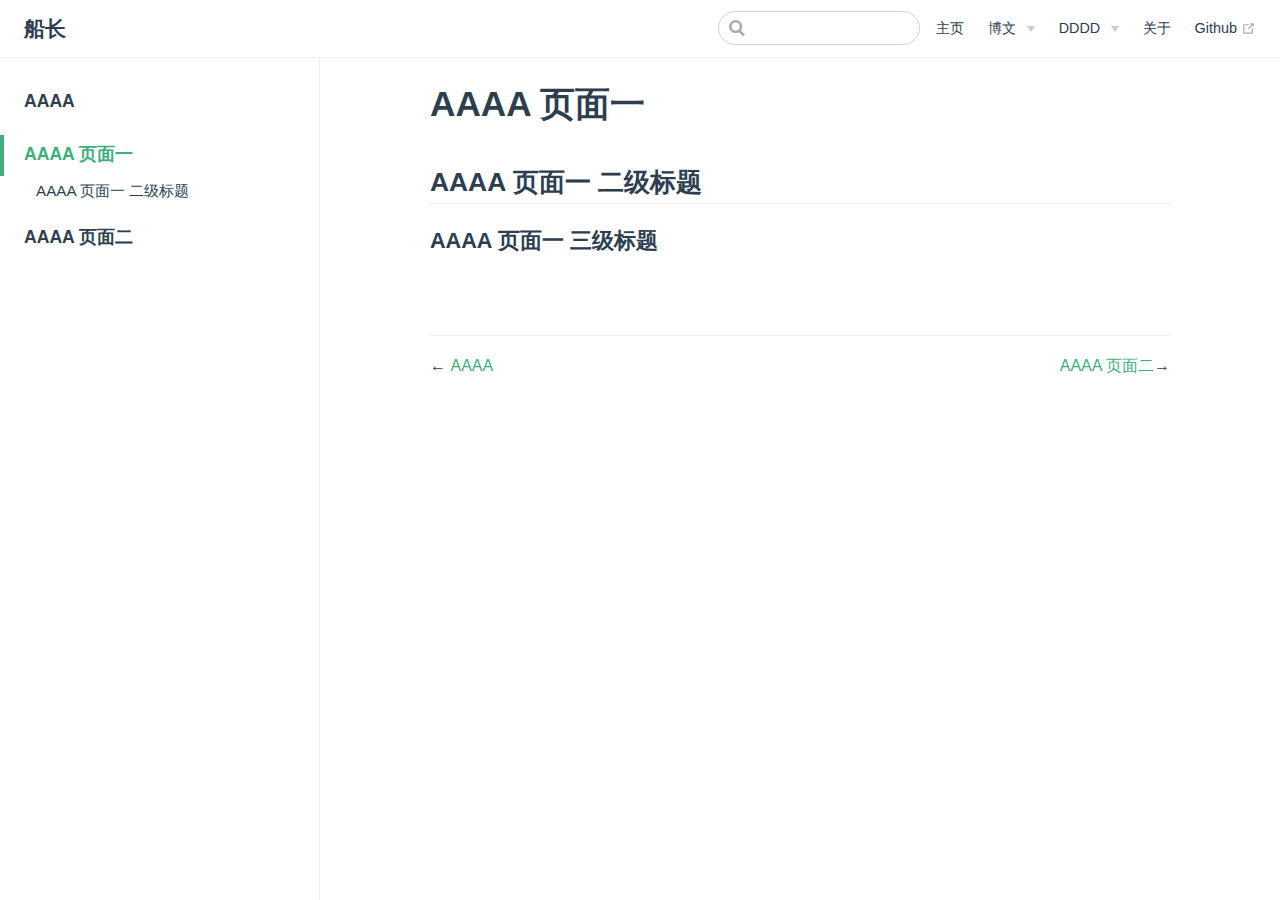
<file: AAAA/AAAA1.html>
<!DOCTYPE html>
<html lang="en-US">
  <head>
    <meta charset="utf-8">
    <meta name="viewport" content="width=device-width,initial-scale=1">
    <title>AAAA 页面一 | 船长</title>
    <meta name="description" content="anchor船长">
    <link rel="icon" href="/image/favicon.ico">
  <link rel="manifest" href="/manifest.json">
    
    <link rel="preload" href="/assets/css/0.styles.327e292d.css" as="style"><link rel="preload" href="/assets/js/app.14cdc0bf.js" as="script"><link rel="preload" href="/assets/js/2.3956a893.js" as="script"><link rel="preload" href="/assets/js/5.7de57898.js" as="script"><link rel="prefetch" href="/assets/js/10.24904824.js"><link rel="prefetch" href="/assets/js/11.3c24e0f3.js"><link rel="prefetch" href="/assets/js/12.60f9ee6f.js"><link rel="prefetch" href="/assets/js/13.f0f98087.js"><link rel="prefetch" href="/assets/js/3.69414f1f.js"><link rel="prefetch" href="/assets/js/4.6e3af24d.js"><link rel="prefetch" href="/assets/js/6.57c21033.js"><link rel="prefetch" href="/assets/js/7.dd4c98b4.js"><link rel="prefetch" href="/assets/js/8.9ef52978.js"><link rel="prefetch" href="/assets/js/9.83ac1a22.js">
    <link rel="stylesheet" href="/assets/css/0.styles.327e292d.css">
  </head>
  <body>
    <div id="app" data-server-rendered="true"><div class="theme-container"><header class="navbar"><div class="sidebar-button"><svg xmlns="http://www.w3.org/2000/svg" aria-hidden="true" role="img" viewBox="0 0 448 512" class="icon"><path fill="currentColor" d="M436 124H12c-6.627 0-12-5.373-12-12V80c0-6.627 5.373-12 12-12h424c6.627 0 12 5.373 12 12v32c0 6.627-5.373 12-12 12zm0 160H12c-6.627 0-12-5.373-12-12v-32c0-6.627 5.373-12 12-12h424c6.627 0 12 5.373 12 12v32c0 6.627-5.373 12-12 12zm0 160H12c-6.627 0-12-5.373-12-12v-32c0-6.627 5.373-12 12-12h424c6.627 0 12 5.373 12 12v32c0 6.627-5.373 12-12 12z"></path></svg></div> <a href="/" class="home-link router-link-active"><!----> <span class="site-name">船长</span></a> <div class="links"><div class="search-box"><input aria-label="Search" autocomplete="off" spellcheck="false" value=""> <!----></div> <nav class="nav-links can-hide"><div class="nav-item"><a href="/" class="nav-link">主页</a></div><div class="nav-item"><div class="dropdown-wrapper"><a class="dropdown-title"><span class="title">博文</span> <span class="arrow right"></span></a> <ul class="nav-dropdown" style="display:none;"><li class="dropdown-item"><!----> <a href="/AAAA/" class="nav-link router-link-active">AAAA</a></li><li class="dropdown-item"><!----> <a href="/BBBB/" class="nav-link">BBBB</a></li><li class="dropdown-item"><!----> <a href="/CCCC/" class="nav-link">CCCC</a></li></ul></div></div><div class="nav-item"><div class="dropdown-wrapper"><a class="dropdown-title"><span class="title">DDDD</span> <span class="arrow right"></span></a> <ul class="nav-dropdown" style="display:none;"><li class="dropdown-item"><!----> <a href="/DDDD/D_A.html" class="nav-link">DDDD_A</a></li><li class="dropdown-item"><!----> <a href="/DDDD/D_B.html" class="nav-link">DDDD_B</a></li></ul></div></div><div class="nav-item"><a href="/about/" class="nav-link">关于</a></div><div class="nav-item"><a href="https://www.github.com/anchorforG" target="_blank" rel="noopener noreferrer" class="nav-link external">
  Github
  <svg xmlns="http://www.w3.org/2000/svg" aria-hidden="true" x="0px" y="0px" viewBox="0 0 100 100" width="15" height="15" class="icon outbound"><path fill="currentColor" d="M18.8,85.1h56l0,0c2.2,0,4-1.8,4-4v-32h-8v28h-48v-48h28v-8h-32l0,0c-2.2,0-4,1.8-4,4v56C14.8,83.3,16.6,85.1,18.8,85.1z"></path> <polygon fill="currentColor" points="45.7,48.7 51.3,54.3 77.2,28.5 77.2,37.2 85.2,37.2 85.2,14.9 62.8,14.9 62.8,22.9 71.5,22.9"></polygon></svg></a></div> <!----></nav></div></header> <div class="sidebar-mask"></div> <aside class="sidebar"><nav class="nav-links"><div class="nav-item"><a href="/" class="nav-link">主页</a></div><div class="nav-item"><div class="dropdown-wrapper"><a class="dropdown-title"><span class="title">博文</span> <span class="arrow right"></span></a> <ul class="nav-dropdown" style="display:none;"><li class="dropdown-item"><!----> <a href="/AAAA/" class="nav-link router-link-active">AAAA</a></li><li class="dropdown-item"><!----> <a href="/BBBB/" class="nav-link">BBBB</a></li><li class="dropdown-item"><!----> <a href="/CCCC/" class="nav-link">CCCC</a></li></ul></div></div><div class="nav-item"><div class="dropdown-wrapper"><a class="dropdown-title"><span class="title">DDDD</span> <span class="arrow right"></span></a> <ul class="nav-dropdown" style="display:none;"><li class="dropdown-item"><!----> <a href="/DDDD/D_A.html" class="nav-link">DDDD_A</a></li><li class="dropdown-item"><!----> <a href="/DDDD/D_B.html" class="nav-link">DDDD_B</a></li></ul></div></div><div class="nav-item"><a href="/about/" class="nav-link">关于</a></div><div class="nav-item"><a href="https://www.github.com/anchorforG" target="_blank" rel="noopener noreferrer" class="nav-link external">
  Github
  <svg xmlns="http://www.w3.org/2000/svg" aria-hidden="true" x="0px" y="0px" viewBox="0 0 100 100" width="15" height="15" class="icon outbound"><path fill="currentColor" d="M18.8,85.1h56l0,0c2.2,0,4-1.8,4-4v-32h-8v28h-48v-48h28v-8h-32l0,0c-2.2,0-4,1.8-4,4v56C14.8,83.3,16.6,85.1,18.8,85.1z"></path> <polygon fill="currentColor" points="45.7,48.7 51.3,54.3 77.2,28.5 77.2,37.2 85.2,37.2 85.2,14.9 62.8,14.9 62.8,22.9 71.5,22.9"></polygon></svg></a></div> <!----></nav>  <ul class="sidebar-links"><li><a href="/AAAA/" class="sidebar-link">AAAA</a></li><li><a href="/AAAA/AAAA1.html" class="active sidebar-link">AAAA 页面一</a><ul class="sidebar-sub-headers"><li class="sidebar-sub-header"><a href="/AAAA/AAAA1.html#aaaa-页面一-二级标题" class="sidebar-link">AAAA 页面一 二级标题</a></li></ul></li><li><a href="/AAAA/AAAA2.html" class="sidebar-link">AAAA 页面二</a></li></ul> </aside> <main class="page"> <div class="theme-default-content content__default"><h1 id="aaaa-页面一"><a href="#aaaa-页面一" aria-hidden="true" class="header-anchor">#</a> AAAA 页面一</h1> <h2 id="aaaa-页面一-二级标题"><a href="#aaaa-页面一-二级标题" aria-hidden="true" class="header-anchor">#</a> AAAA 页面一 二级标题</h2> <h3 id="aaaa-页面一-三级标题"><a href="#aaaa-页面一-三级标题" aria-hidden="true" class="header-anchor">#</a> AAAA 页面一 三级标题</h3></div> <footer class="page-edit"><!----> <!----></footer> <div class="page-nav"><p class="inner"><span class="prev">
      ←
      <a href="/AAAA/" class="prev router-link-active">AAAA</a></span> <span class="next"><a href="/AAAA/AAAA2.html">AAAA 页面二</a>→
    </span></p></div> </main></div><div class="global-ui"></div></div>
    <script src="/assets/js/app.14cdc0bf.js" defer></script><script src="/assets/js/2.3956a893.js" defer></script><script src="/assets/js/5.7de57898.js" defer></script>
  </body>
</html>
</file>
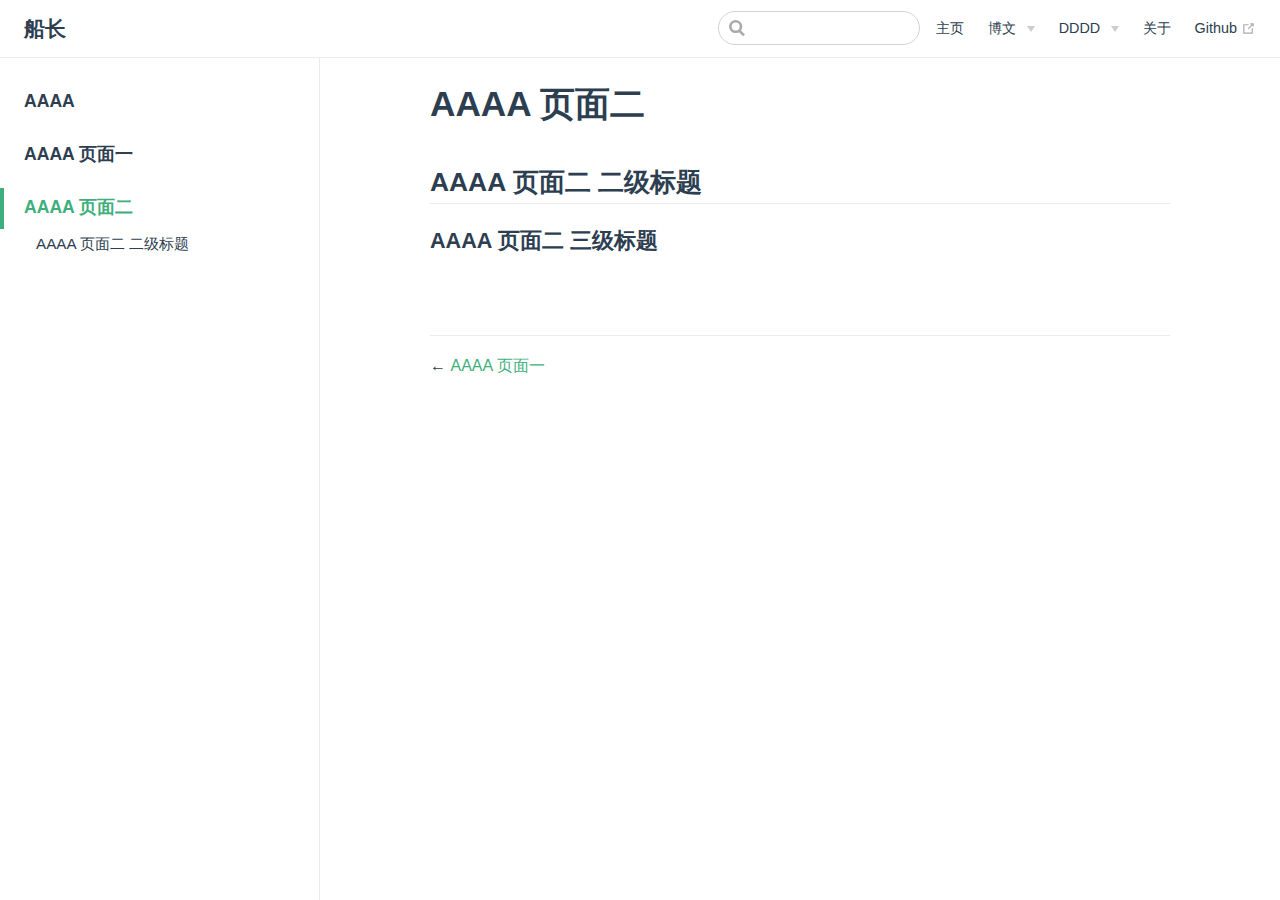
<file: AAAA/AAAA2.html>
<!DOCTYPE html>
<html lang="en-US">
  <head>
    <meta charset="utf-8">
    <meta name="viewport" content="width=device-width,initial-scale=1">
    <title>AAAA 页面二 | 船长</title>
    <meta name="description" content="anchor船长">
    <link rel="icon" href="/image/favicon.ico">
  <link rel="manifest" href="/manifest.json">
    
    <link rel="preload" href="/assets/css/0.styles.327e292d.css" as="style"><link rel="preload" href="/assets/js/app.14cdc0bf.js" as="script"><link rel="preload" href="/assets/js/2.3956a893.js" as="script"><link rel="preload" href="/assets/js/6.57c21033.js" as="script"><link rel="prefetch" href="/assets/js/10.24904824.js"><link rel="prefetch" href="/assets/js/11.3c24e0f3.js"><link rel="prefetch" href="/assets/js/12.60f9ee6f.js"><link rel="prefetch" href="/assets/js/13.f0f98087.js"><link rel="prefetch" href="/assets/js/3.69414f1f.js"><link rel="prefetch" href="/assets/js/4.6e3af24d.js"><link rel="prefetch" href="/assets/js/5.7de57898.js"><link rel="prefetch" href="/assets/js/7.dd4c98b4.js"><link rel="prefetch" href="/assets/js/8.9ef52978.js"><link rel="prefetch" href="/assets/js/9.83ac1a22.js">
    <link rel="stylesheet" href="/assets/css/0.styles.327e292d.css">
  </head>
  <body>
    <div id="app" data-server-rendered="true"><div class="theme-container"><header class="navbar"><div class="sidebar-button"><svg xmlns="http://www.w3.org/2000/svg" aria-hidden="true" role="img" viewBox="0 0 448 512" class="icon"><path fill="currentColor" d="M436 124H12c-6.627 0-12-5.373-12-12V80c0-6.627 5.373-12 12-12h424c6.627 0 12 5.373 12 12v32c0 6.627-5.373 12-12 12zm0 160H12c-6.627 0-12-5.373-12-12v-32c0-6.627 5.373-12 12-12h424c6.627 0 12 5.373 12 12v32c0 6.627-5.373 12-12 12zm0 160H12c-6.627 0-12-5.373-12-12v-32c0-6.627 5.373-12 12-12h424c6.627 0 12 5.373 12 12v32c0 6.627-5.373 12-12 12z"></path></svg></div> <a href="/" class="home-link router-link-active"><!----> <span class="site-name">船长</span></a> <div class="links"><div class="search-box"><input aria-label="Search" autocomplete="off" spellcheck="false" value=""> <!----></div> <nav class="nav-links can-hide"><div class="nav-item"><a href="/" class="nav-link">主页</a></div><div class="nav-item"><div class="dropdown-wrapper"><a class="dropdown-title"><span class="title">博文</span> <span class="arrow right"></span></a> <ul class="nav-dropdown" style="display:none;"><li class="dropdown-item"><!----> <a href="/AAAA/" class="nav-link router-link-active">AAAA</a></li><li class="dropdown-item"><!----> <a href="/BBBB/" class="nav-link">BBBB</a></li><li class="dropdown-item"><!----> <a href="/CCCC/" class="nav-link">CCCC</a></li></ul></div></div><div class="nav-item"><div class="dropdown-wrapper"><a class="dropdown-title"><span class="title">DDDD</span> <span class="arrow right"></span></a> <ul class="nav-dropdown" style="display:none;"><li class="dropdown-item"><!----> <a href="/DDDD/D_A.html" class="nav-link">DDDD_A</a></li><li class="dropdown-item"><!----> <a href="/DDDD/D_B.html" class="nav-link">DDDD_B</a></li></ul></div></div><div class="nav-item"><a href="/about/" class="nav-link">关于</a></div><div class="nav-item"><a href="https://www.github.com/anchorforG" target="_blank" rel="noopener noreferrer" class="nav-link external">
  Github
  <svg xmlns="http://www.w3.org/2000/svg" aria-hidden="true" x="0px" y="0px" viewBox="0 0 100 100" width="15" height="15" class="icon outbound"><path fill="currentColor" d="M18.8,85.1h56l0,0c2.2,0,4-1.8,4-4v-32h-8v28h-48v-48h28v-8h-32l0,0c-2.2,0-4,1.8-4,4v56C14.8,83.3,16.6,85.1,18.8,85.1z"></path> <polygon fill="currentColor" points="45.7,48.7 51.3,54.3 77.2,28.5 77.2,37.2 85.2,37.2 85.2,14.9 62.8,14.9 62.8,22.9 71.5,22.9"></polygon></svg></a></div> <!----></nav></div></header> <div class="sidebar-mask"></div> <aside class="sidebar"><nav class="nav-links"><div class="nav-item"><a href="/" class="nav-link">主页</a></div><div class="nav-item"><div class="dropdown-wrapper"><a class="dropdown-title"><span class="title">博文</span> <span class="arrow right"></span></a> <ul class="nav-dropdown" style="display:none;"><li class="dropdown-item"><!----> <a href="/AAAA/" class="nav-link router-link-active">AAAA</a></li><li class="dropdown-item"><!----> <a href="/BBBB/" class="nav-link">BBBB</a></li><li class="dropdown-item"><!----> <a href="/CCCC/" class="nav-link">CCCC</a></li></ul></div></div><div class="nav-item"><div class="dropdown-wrapper"><a class="dropdown-title"><span class="title">DDDD</span> <span class="arrow right"></span></a> <ul class="nav-dropdown" style="display:none;"><li class="dropdown-item"><!----> <a href="/DDDD/D_A.html" class="nav-link">DDDD_A</a></li><li class="dropdown-item"><!----> <a href="/DDDD/D_B.html" class="nav-link">DDDD_B</a></li></ul></div></div><div class="nav-item"><a href="/about/" class="nav-link">关于</a></div><div class="nav-item"><a href="https://www.github.com/anchorforG" target="_blank" rel="noopener noreferrer" class="nav-link external">
  Github
  <svg xmlns="http://www.w3.org/2000/svg" aria-hidden="true" x="0px" y="0px" viewBox="0 0 100 100" width="15" height="15" class="icon outbound"><path fill="currentColor" d="M18.8,85.1h56l0,0c2.2,0,4-1.8,4-4v-32h-8v28h-48v-48h28v-8h-32l0,0c-2.2,0-4,1.8-4,4v56C14.8,83.3,16.6,85.1,18.8,85.1z"></path> <polygon fill="currentColor" points="45.7,48.7 51.3,54.3 77.2,28.5 77.2,37.2 85.2,37.2 85.2,14.9 62.8,14.9 62.8,22.9 71.5,22.9"></polygon></svg></a></div> <!----></nav>  <ul class="sidebar-links"><li><a href="/AAAA/" class="sidebar-link">AAAA</a></li><li><a href="/AAAA/AAAA1.html" class="sidebar-link">AAAA 页面一</a></li><li><a href="/AAAA/AAAA2.html" class="active sidebar-link">AAAA 页面二</a><ul class="sidebar-sub-headers"><li class="sidebar-sub-header"><a href="/AAAA/AAAA2.html#aaaa-页面二-二级标题" class="sidebar-link">AAAA 页面二 二级标题</a></li></ul></li></ul> </aside> <main class="page"> <div class="theme-default-content content__default"><h1 id="aaaa-页面二"><a href="#aaaa-页面二" aria-hidden="true" class="header-anchor">#</a> AAAA 页面二</h1> <h2 id="aaaa-页面二-二级标题"><a href="#aaaa-页面二-二级标题" aria-hidden="true" class="header-anchor">#</a> AAAA 页面二 二级标题</h2> <h3 id="aaaa-页面二-三级标题"><a href="#aaaa-页面二-三级标题" aria-hidden="true" class="header-anchor">#</a> AAAA 页面二 三级标题</h3></div> <footer class="page-edit"><!----> <!----></footer> <div class="page-nav"><p class="inner"><span class="prev">
      ←
      <a href="/AAAA/AAAA1.html" class="prev">AAAA 页面一</a></span> <!----></p></div> </main></div><div class="global-ui"></div></div>
    <script src="/assets/js/app.14cdc0bf.js" defer></script><script src="/assets/js/2.3956a893.js" defer></script><script src="/assets/js/6.57c21033.js" defer></script>
  </body>
</html>
</file>
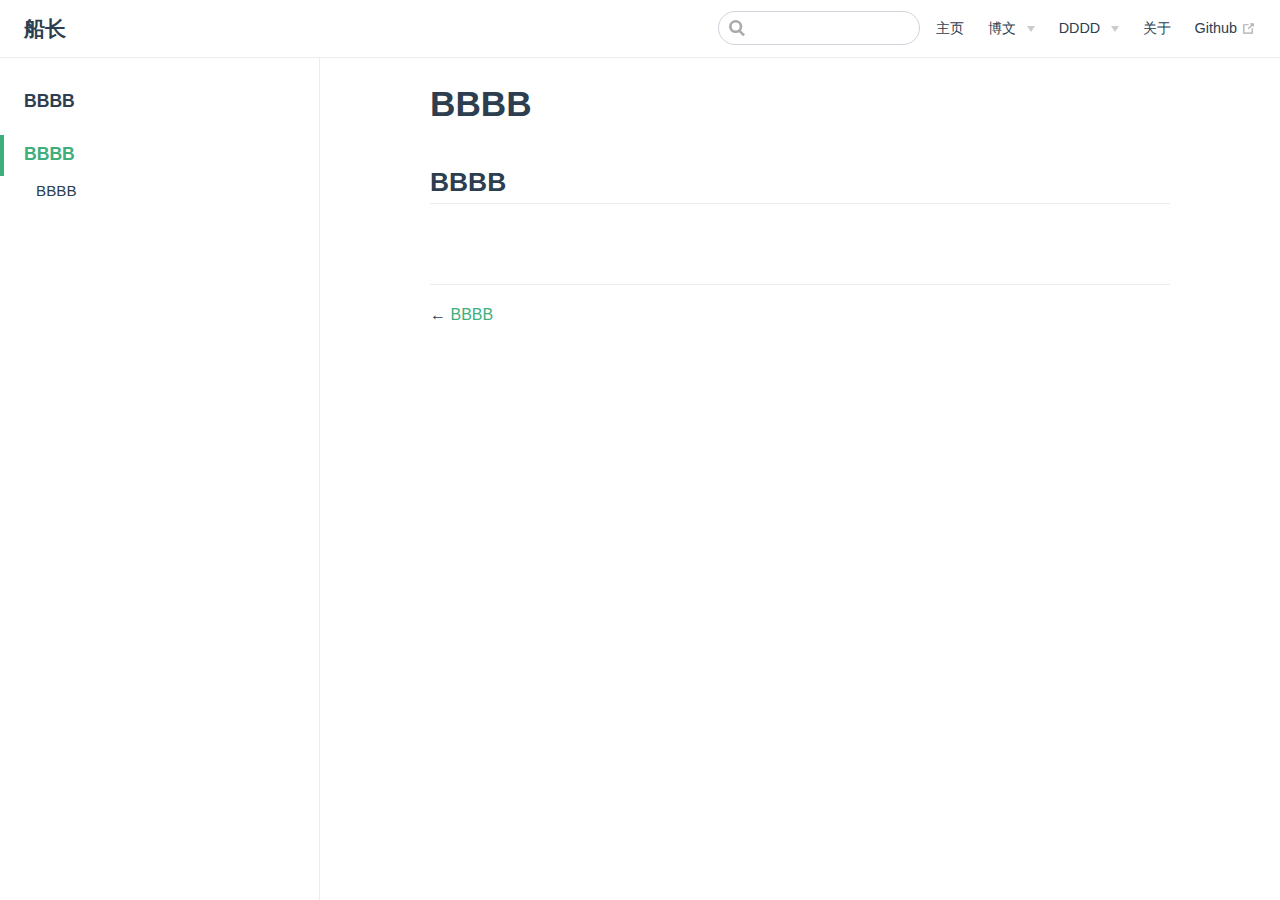
<file: BBBB/BBBB1.html>
<!DOCTYPE html>
<html lang="en-US">
  <head>
    <meta charset="utf-8">
    <meta name="viewport" content="width=device-width,initial-scale=1">
    <title>BBBB | 船长</title>
    <meta name="description" content="anchor船长">
    <link rel="icon" href="/image/favicon.ico">
  <link rel="manifest" href="/manifest.json">
    
    <link rel="preload" href="/assets/css/0.styles.327e292d.css" as="style"><link rel="preload" href="/assets/js/app.14cdc0bf.js" as="script"><link rel="preload" href="/assets/js/2.3956a893.js" as="script"><link rel="preload" href="/assets/js/8.9ef52978.js" as="script"><link rel="prefetch" href="/assets/js/10.24904824.js"><link rel="prefetch" href="/assets/js/11.3c24e0f3.js"><link rel="prefetch" href="/assets/js/12.60f9ee6f.js"><link rel="prefetch" href="/assets/js/13.f0f98087.js"><link rel="prefetch" href="/assets/js/3.69414f1f.js"><link rel="prefetch" href="/assets/js/4.6e3af24d.js"><link rel="prefetch" href="/assets/js/5.7de57898.js"><link rel="prefetch" href="/assets/js/6.57c21033.js"><link rel="prefetch" href="/assets/js/7.dd4c98b4.js"><link rel="prefetch" href="/assets/js/9.83ac1a22.js">
    <link rel="stylesheet" href="/assets/css/0.styles.327e292d.css">
  </head>
  <body>
    <div id="app" data-server-rendered="true"><div class="theme-container"><header class="navbar"><div class="sidebar-button"><svg xmlns="http://www.w3.org/2000/svg" aria-hidden="true" role="img" viewBox="0 0 448 512" class="icon"><path fill="currentColor" d="M436 124H12c-6.627 0-12-5.373-12-12V80c0-6.627 5.373-12 12-12h424c6.627 0 12 5.373 12 12v32c0 6.627-5.373 12-12 12zm0 160H12c-6.627 0-12-5.373-12-12v-32c0-6.627 5.373-12 12-12h424c6.627 0 12 5.373 12 12v32c0 6.627-5.373 12-12 12zm0 160H12c-6.627 0-12-5.373-12-12v-32c0-6.627 5.373-12 12-12h424c6.627 0 12 5.373 12 12v32c0 6.627-5.373 12-12 12z"></path></svg></div> <a href="/" class="home-link router-link-active"><!----> <span class="site-name">船长</span></a> <div class="links"><div class="search-box"><input aria-label="Search" autocomplete="off" spellcheck="false" value=""> <!----></div> <nav class="nav-links can-hide"><div class="nav-item"><a href="/" class="nav-link">主页</a></div><div class="nav-item"><div class="dropdown-wrapper"><a class="dropdown-title"><span class="title">博文</span> <span class="arrow right"></span></a> <ul class="nav-dropdown" style="display:none;"><li class="dropdown-item"><!----> <a href="/AAAA/" class="nav-link">AAAA</a></li><li class="dropdown-item"><!----> <a href="/BBBB/" class="nav-link router-link-active">BBBB</a></li><li class="dropdown-item"><!----> <a href="/CCCC/" class="nav-link">CCCC</a></li></ul></div></div><div class="nav-item"><div class="dropdown-wrapper"><a class="dropdown-title"><span class="title">DDDD</span> <span class="arrow right"></span></a> <ul class="nav-dropdown" style="display:none;"><li class="dropdown-item"><!----> <a href="/DDDD/D_A.html" class="nav-link">DDDD_A</a></li><li class="dropdown-item"><!----> <a href="/DDDD/D_B.html" class="nav-link">DDDD_B</a></li></ul></div></div><div class="nav-item"><a href="/about/" class="nav-link">关于</a></div><div class="nav-item"><a href="https://www.github.com/anchorforG" target="_blank" rel="noopener noreferrer" class="nav-link external">
  Github
  <svg xmlns="http://www.w3.org/2000/svg" aria-hidden="true" x="0px" y="0px" viewBox="0 0 100 100" width="15" height="15" class="icon outbound"><path fill="currentColor" d="M18.8,85.1h56l0,0c2.2,0,4-1.8,4-4v-32h-8v28h-48v-48h28v-8h-32l0,0c-2.2,0-4,1.8-4,4v56C14.8,83.3,16.6,85.1,18.8,85.1z"></path> <polygon fill="currentColor" points="45.7,48.7 51.3,54.3 77.2,28.5 77.2,37.2 85.2,37.2 85.2,14.9 62.8,14.9 62.8,22.9 71.5,22.9"></polygon></svg></a></div> <!----></nav></div></header> <div class="sidebar-mask"></div> <aside class="sidebar"><nav class="nav-links"><div class="nav-item"><a href="/" class="nav-link">主页</a></div><div class="nav-item"><div class="dropdown-wrapper"><a class="dropdown-title"><span class="title">博文</span> <span class="arrow right"></span></a> <ul class="nav-dropdown" style="display:none;"><li class="dropdown-item"><!----> <a href="/AAAA/" class="nav-link">AAAA</a></li><li class="dropdown-item"><!----> <a href="/BBBB/" class="nav-link router-link-active">BBBB</a></li><li class="dropdown-item"><!----> <a href="/CCCC/" class="nav-link">CCCC</a></li></ul></div></div><div class="nav-item"><div class="dropdown-wrapper"><a class="dropdown-title"><span class="title">DDDD</span> <span class="arrow right"></span></a> <ul class="nav-dropdown" style="display:none;"><li class="dropdown-item"><!----> <a href="/DDDD/D_A.html" class="nav-link">DDDD_A</a></li><li class="dropdown-item"><!----> <a href="/DDDD/D_B.html" class="nav-link">DDDD_B</a></li></ul></div></div><div class="nav-item"><a href="/about/" class="nav-link">关于</a></div><div class="nav-item"><a href="https://www.github.com/anchorforG" target="_blank" rel="noopener noreferrer" class="nav-link external">
  Github
  <svg xmlns="http://www.w3.org/2000/svg" aria-hidden="true" x="0px" y="0px" viewBox="0 0 100 100" width="15" height="15" class="icon outbound"><path fill="currentColor" d="M18.8,85.1h56l0,0c2.2,0,4-1.8,4-4v-32h-8v28h-48v-48h28v-8h-32l0,0c-2.2,0-4,1.8-4,4v56C14.8,83.3,16.6,85.1,18.8,85.1z"></path> <polygon fill="currentColor" points="45.7,48.7 51.3,54.3 77.2,28.5 77.2,37.2 85.2,37.2 85.2,14.9 62.8,14.9 62.8,22.9 71.5,22.9"></polygon></svg></a></div> <!----></nav>  <ul class="sidebar-links"><li><a href="/BBBB/" class="sidebar-link">BBBB</a></li><li><a href="/BBBB/BBBB1.html" class="active sidebar-link">BBBB</a><ul class="sidebar-sub-headers"><li class="sidebar-sub-header"><a href="/BBBB/BBBB1.html#bbbb-2" class="sidebar-link">BBBB</a></li></ul></li></ul> </aside> <main class="page"> <div class="theme-default-content content__default"><h1 id="bbbb"><a href="#bbbb" aria-hidden="true" class="header-anchor">#</a> BBBB</h1> <h2 id="bbbb-2"><a href="#bbbb-2" aria-hidden="true" class="header-anchor">#</a> BBBB</h2></div> <footer class="page-edit"><!----> <!----></footer> <div class="page-nav"><p class="inner"><span class="prev">
      ←
      <a href="/BBBB/" class="prev router-link-active">BBBB</a></span> <!----></p></div> </main></div><div class="global-ui"></div></div>
    <script src="/assets/js/app.14cdc0bf.js" defer></script><script src="/assets/js/2.3956a893.js" defer></script><script src="/assets/js/8.9ef52978.js" defer></script>
  </body>
</html>
</file>
<file: assets/css/0.styles.327e292d.css>
#nprogress{pointer-events:none}#nprogress .bar{background:#3eaf7c;position:fixed;z-index:1031;top:0;left:0;width:100%;height:2px}#nprogress .peg{display:block;position:absolute;right:0;width:100px;height:100%;box-shadow:0 0 10px #3eaf7c,0 0 5px #3eaf7c;opacity:1;transform:rotate(3deg) translateY(-4px)}#nprogress .spinner{display:block;position:fixed;z-index:1031;top:15px;right:15px}#nprogress .spinner-icon{width:18px;height:18px;box-sizing:border-box;border-color:#3eaf7c transparent transparent #3eaf7c;border-style:solid;border-width:2px;border-radius:50%;animation:nprogress-spinner .4s linear infinite}.nprogress-custom-parent{overflow:hidden;position:relative}.nprogress-custom-parent #nprogress .bar,.nprogress-custom-parent #nprogress .spinner{position:absolute}@keyframes nprogress-spinner{0%{transform:rotate(0deg)}to{transform:rotate(1turn)}}.icon.outbound{color:#aaa;display:inline-block;vertical-align:middle;position:relative;top:-1px}.home{padding:3.6rem 2rem 0;max-width:960px;margin:0 auto;display:block}.home .hero{text-align:center}.home .hero img{max-width:100%;max-height:280px;display:block;margin:3rem auto 1.5rem}.home .hero h1{font-size:3rem}.home .hero .action,.home .hero .description,.home .hero h1{margin:1.8rem auto}.home .hero .description{max-width:35rem;font-size:1.6rem;line-height:1.3;color:#6a8bad}.home .hero .action-button{display:inline-block;font-size:1.2rem;color:#fff;background-color:#3eaf7c;padding:.8rem 1.6rem;border-radius:4px;transition:background-color .1s ease;box-sizing:border-box;border-bottom:1px solid #389d70}.home .hero .action-button:hover{background-color:#4abf8a}.home .features{border-top:1px solid #eaecef;padding:1.2rem 0;margin-top:2.5rem;display:flex;flex-wrap:wrap;align-items:flex-start;align-content:stretch;justify-content:space-between}.home .feature{flex-grow:1;flex-basis:30%;max-width:30%}.home .feature h2{font-size:1.4rem;font-weight:500;border-bottom:none;padding-bottom:0;color:#3a5169}.home .feature p{color:#4e6e8e}.home .footer{padding:2.5rem;border-top:1px solid #eaecef;text-align:center;color:#4e6e8e}@media (max-width:719px){.home .features{flex-direction:column}.home .feature{max-width:100%;padding:0 2.5rem}}@media (max-width:419px){.home{padding-left:1.5rem;padding-right:1.5rem}.home .hero img{max-height:210px;margin:2rem auto 1.2rem}.home .hero h1{font-size:2rem}.home .hero .action,.home .hero .description,.home .hero h1{margin:1.2rem auto}.home .hero .description{font-size:1.2rem}.home .hero .action-button{font-size:1rem;padding:.6rem 1.2rem}.home .feature h2{font-size:1.25rem}}.search-box{display:inline-block;position:relative;margin-right:1rem}.search-box input{cursor:text;width:10rem;height:2rem;color:#4e6e8e;display:inline-block;border:1px solid #cfd4db;border-radius:2rem;font-size:.9rem;line-height:2rem;padding:0 .5rem 0 2rem;outline:none;transition:all .2s ease;background:#fff url(/assets/img/search.83621669.svg) .6rem .5rem no-repeat;background-size:1rem}.search-box input:focus{cursor:auto;border-color:#3eaf7c}.search-box .suggestions{background:#fff;width:20rem;position:absolute;top:1.5rem;border:1px solid #cfd4db;border-radius:6px;padding:.4rem;list-style-type:none}.search-box .suggestions.align-right{right:0}.search-box .suggestion{line-height:1.4;padding:.4rem .6rem;border-radius:4px;cursor:pointer}.search-box .suggestion a{white-space:normal;color:#5d82a6}.search-box .suggestion a .page-title{font-weight:600}.search-box .suggestion a .header{font-size:.9em;margin-left:.25em}.search-box .suggestion.focused{background-color:#f3f4f5}.search-box .suggestion.focused a{color:#3eaf7c}@media (max-width:959px){.search-box input{cursor:pointer;width:0;border-color:transparent;position:relative}.search-box input:focus{cursor:text;left:0;width:10rem}}@media (-ms-high-contrast:none){.search-box input{height:2rem}}@media (max-width:959px) and (min-width:719px){.search-box .suggestions{left:0}}@media (max-width:719px){.search-box{margin-right:0}.search-box input{left:1rem}.search-box .suggestions{right:0}}@media (max-width:419px){.search-box .suggestions{width:calc(100vw - 4rem)}.search-box input:focus{width:8rem}}.sidebar-button{cursor:pointer;display:none;width:1.25rem;height:1.25rem;position:absolute;padding:.6rem;top:.6rem;left:1rem}.sidebar-button .icon{display:block;width:1.25rem;height:1.25rem}@media (max-width:719px){.sidebar-button{display:block}}.dropdown-enter,.dropdown-leave-to{height:0!important}.dropdown-wrapper{cursor:pointer}.dropdown-wrapper .dropdown-title{display:block}.dropdown-wrapper .dropdown-title:hover{border-color:transparent}.dropdown-wrapper .dropdown-title .arrow{vertical-align:middle;margin-top:-1px;margin-left:.4rem}.dropdown-wrapper .nav-dropdown .dropdown-item{color:inherit;line-height:1.7rem}.dropdown-wrapper .nav-dropdown .dropdown-item h4{margin:.45rem 0 0;border-top:1px solid #eee;padding:.45rem 1.5rem 0 1.25rem}.dropdown-wrapper .nav-dropdown .dropdown-item .dropdown-subitem-wrapper{padding:0;list-style:none}.dropdown-wrapper .nav-dropdown .dropdown-item .dropdown-subitem-wrapper .dropdown-subitem{font-size:.9em}.dropdown-wrapper .nav-dropdown .dropdown-item a{display:block;line-height:1.7rem;position:relative;border-bottom:none;font-weight:400;margin-bottom:0;padding:0 1.5rem 0 1.25rem}.dropdown-wrapper .nav-dropdown .dropdown-item a.router-link-active,.dropdown-wrapper .nav-dropdown .dropdown-item a:hover{color:#3eaf7c}.dropdown-wrapper .nav-dropdown .dropdown-item a.router-link-active:after{content:"";width:0;height:0;border-left:5px solid #3eaf7c;border-top:3px solid transparent;border-bottom:3px solid transparent;position:absolute;top:calc(50% - 2px);left:9px}.dropdown-wrapper .nav-dropdown .dropdown-item:first-child h4{margin-top:0;padding-top:0;border-top:0}@media (max-width:719px){.dropdown-wrapper.open .dropdown-title{margin-bottom:.5rem}.dropdown-wrapper .nav-dropdown{transition:height .1s ease-out;overflow:hidden}.dropdown-wrapper .nav-dropdown .dropdown-item h4{border-top:0;margin-top:0;padding-top:0}.dropdown-wrapper .nav-dropdown .dropdown-item>a,.dropdown-wrapper .nav-dropdown .dropdown-item h4{font-size:15px;line-height:2rem}.dropdown-wrapper .nav-dropdown .dropdown-item .dropdown-subitem{font-size:14px;padding-left:1rem}}@media (min-width:719px){.dropdown-wrapper{height:1.8rem}.dropdown-wrapper:hover .nav-dropdown{display:block!important}.dropdown-wrapper .dropdown-title .arrow{border-left:4px solid transparent;border-right:4px solid transparent;border-top:6px solid #ccc;border-bottom:0}.dropdown-wrapper .nav-dropdown{display:none;height:auto!important;box-sizing:border-box;max-height:calc(100vh - 2.7rem);overflow-y:auto;position:absolute;top:100%;right:0;background-color:#fff;padding:.6rem 0;border:1px solid;border-color:#ddd #ddd #ccc;text-align:left;border-radius:.25rem;white-space:nowrap;margin:0}}.nav-links{display:inline-block}.nav-links a{line-height:1.4rem;color:inherit}.nav-links a.router-link-active,.nav-links a:hover{color:#3eaf7c}.nav-links .nav-item{position:relative;display:inline-block;margin-left:1.5rem;line-height:2rem}.nav-links .nav-item:first-child{margin-left:0}.nav-links .repo-link{margin-left:1.5rem}@media (max-width:719px){.nav-links .nav-item,.nav-links .repo-link{margin-left:0}}@media (min-width:719px){.nav-links a.router-link-active,.nav-links a:hover{color:#2c3e50}.nav-item>a:not(.external).router-link-active,.nav-item>a:not(.external):hover{margin-bottom:-2px;border-bottom:2px solid #46bd87}}.navbar{padding:.7rem 1.5rem;line-height:2.2rem}.navbar a,.navbar img,.navbar span{display:inline-block}.navbar .logo{height:2.2rem;min-width:2.2rem;margin-right:.8rem;vertical-align:top}.navbar .site-name{font-size:1.3rem;font-weight:600;color:#2c3e50;position:relative}.navbar .links{padding-left:1.5rem;box-sizing:border-box;background-color:#fff;white-space:nowrap;font-size:.9rem;position:absolute;right:1.5rem;top:.7rem;display:flex}.navbar .links .search-box{flex:0 0 auto;vertical-align:top}@media (max-width:719px){.navbar{padding-left:4rem}.navbar .can-hide{display:none}.navbar .links{padding-left:1.5rem}.navbar .site-name{width:calc(100vw - 9.4rem);overflow:hidden;white-space:nowrap;text-overflow:ellipsis}}.page-edit{max-width:740px;margin:0 auto;padding:2rem 2.5rem}@media (max-width:959px){.page-edit{padding:2rem}}@media (max-width:419px){.page-edit{padding:1.5rem}}.page-edit{padding-top:1rem;padding-bottom:1rem;overflow:auto}.page-edit .edit-link{display:inline-block}.page-edit .edit-link a{color:#4e6e8e;margin-right:.25rem}.page-edit .last-updated{float:right;font-size:.9em}.page-edit .last-updated .prefix{font-weight:500;color:#4e6e8e}.page-edit .last-updated .time{font-weight:400;color:#aaa}@media (max-width:719px){.page-edit .edit-link{margin-bottom:.5rem}.page-edit .last-updated{font-size:.8em;float:none;text-align:left}}.page-nav{max-width:740px;margin:0 auto;padding:2rem 2.5rem}@media (max-width:959px){.page-nav{padding:2rem}}@media (max-width:419px){.page-nav{padding:1.5rem}}.page-nav{padding-top:1rem;padding-bottom:0}.page-nav .inner{min-height:2rem;margin-top:0;border-top:1px solid #eaecef;padding-top:1rem;overflow:auto}.page-nav .next{float:right}.page{padding-bottom:2rem;display:block}.sidebar-group .sidebar-group{padding-left:.5em}.sidebar-group:not(.collapsable) .sidebar-heading:not(.clickable){cursor:auto;color:inherit}.sidebar-group.is-sub-group{padding-left:0}.sidebar-group.is-sub-group>.sidebar-heading{font-size:.95em;line-height:1.4;font-weight:400;padding-left:2rem}.sidebar-group.is-sub-group>.sidebar-heading:not(.clickable){opacity:.5}.sidebar-group.is-sub-group>.sidebar-group-items{padding-left:1rem}.sidebar-group.is-sub-group>.sidebar-group-items>li>.sidebar-link{font-size:.95em;border-left:none}.sidebar-group.depth-2>.sidebar-heading{border-left:none}.sidebar-heading{color:#2c3e50;transition:color .15s ease;cursor:pointer;font-size:1.1em;font-weight:700;padding:.35rem 1.5rem .35rem 1.25rem;width:100%;box-sizing:border-box;margin:0;border-left:.25rem solid transparent}.sidebar-heading.open,.sidebar-heading:hover{color:inherit}.sidebar-heading .arrow{position:relative;top:-.12em;left:.5em}.sidebar-heading.clickable.active{font-weight:600;color:#3eaf7c;border-left-color:#3eaf7c}.sidebar-heading.clickable:hover{color:#3eaf7c}.sidebar-group-items{transition:height .1s ease-out;font-size:.95em;overflow:hidden}.sidebar .sidebar-sub-headers{padding-left:1rem;font-size:.95em}a.sidebar-link{font-size:1em;font-weight:400;display:inline-block;color:#2c3e50;border-left:.25rem solid transparent;padding:.35rem 1rem .35rem 1.25rem;line-height:1.4;width:100%;box-sizing:border-box}a.sidebar-link:hover{color:#3eaf7c}a.sidebar-link.active{font-weight:600;color:#3eaf7c;border-left-color:#3eaf7c}.sidebar-group a.sidebar-link{padding-left:2rem}.sidebar-sub-headers a.sidebar-link{padding-top:.25rem;padding-bottom:.25rem;border-left:none}.sidebar-sub-headers a.sidebar-link.active{font-weight:500}.sidebar ul{padding:0;margin:0;list-style-type:none}.sidebar a{display:inline-block}.sidebar .nav-links{display:none;border-bottom:1px solid #eaecef;padding:.5rem 0 .75rem}.sidebar .nav-links a{font-weight:600}.sidebar .nav-links .nav-item,.sidebar .nav-links .repo-link{display:block;line-height:1.25rem;font-size:1.1em;padding:.5rem 0 .5rem 1.5rem}.sidebar>.sidebar-links{padding:1.5rem 0}.sidebar>.sidebar-links>li>a.sidebar-link{font-size:1.1em;line-height:1.7;font-weight:700}.sidebar>.sidebar-links>li:not(:first-child){margin-top:.75rem}@media (max-width:719px){.sidebar .nav-links{display:block}.sidebar .nav-links .dropdown-wrapper .nav-dropdown .dropdown-item a.router-link-active:after{top:calc(1rem - 2px)}.sidebar>.sidebar-links{padding:1rem 0}}code[class*=language-],pre[class*=language-]{color:#ccc;background:none;font-family:Consolas,Monaco,Andale Mono,Ubuntu Mono,monospace;font-size:1em;text-align:left;white-space:pre;word-spacing:normal;word-break:normal;word-wrap:normal;line-height:1.5;-moz-tab-size:4;-o-tab-size:4;tab-size:4;-webkit-hyphens:none;-ms-hyphens:none;hyphens:none}pre[class*=language-]{padding:1em;margin:.5em 0;overflow:auto}:not(pre)>code[class*=language-],pre[class*=language-]{background:#2d2d2d}:not(pre)>code[class*=language-]{padding:.1em;border-radius:.3em;white-space:normal}.token.block-comment,.token.cdata,.token.comment,.token.doctype,.token.prolog{color:#999}.token.punctuation{color:#ccc}.token.attr-name,.token.deleted,.token.namespace,.token.tag{color:#e2777a}.token.function-name{color:#6196cc}.token.boolean,.token.function,.token.number{color:#f08d49}.token.class-name,.token.constant,.token.property,.token.symbol{color:#f8c555}.token.atrule,.token.builtin,.token.important,.token.keyword,.token.selector{color:#cc99cd}.token.attr-value,.token.char,.token.regex,.token.string,.token.variable{color:#7ec699}.token.entity,.token.operator,.token.url{color:#67cdcc}.token.bold,.token.important{font-weight:700}.token.italic{font-style:italic}.token.entity{cursor:help}.token.inserted{color:green}.theme-default-content code{color:#476582;padding:.25rem .5rem;margin:0;font-size:.85em;background-color:rgba(27,31,35,.05);border-radius:3px}.theme-default-content code .token.deleted{color:#ec5975}.theme-default-content code .token.inserted{color:#3eaf7c}.theme-default-content pre,.theme-default-content pre[class*=language-]{line-height:1.4;padding:1.25rem 1.5rem;margin:.85rem 0;background-color:#282c34;border-radius:6px;overflow:auto}.theme-default-content pre[class*=language-] code,.theme-default-content pre code{color:#fff;padding:0;background-color:transparent;border-radius:0}div[class*=language-]{position:relative;background-color:#282c34;border-radius:6px}div[class*=language-] .highlight-lines{-webkit-user-select:none;-moz-user-select:none;-ms-user-select:none;user-select:none;padding-top:1.3rem;position:absolute;top:0;left:0;width:100%;line-height:1.4}div[class*=language-] .highlight-lines .highlighted{background-color:rgba(0,0,0,.66)}div[class*=language-] pre,div[class*=language-] pre[class*=language-]{background:transparent;position:relative;z-index:1}div[class*=language-]:before{position:absolute;z-index:3;top:.8em;right:1em;font-size:.75rem;color:hsla(0,0%,100%,.4)}div[class*=language-]:not(.line-numbers-mode) .line-numbers-wrapper{display:none}div[class*=language-].line-numbers-mode .highlight-lines .highlighted{position:relative}div[class*=language-].line-numbers-mode .highlight-lines .highlighted:before{content:" ";position:absolute;z-index:3;left:0;top:0;display:block;width:3.5rem;height:100%;background-color:rgba(0,0,0,.66)}div[class*=language-].line-numbers-mode pre{padding-left:4.5rem;vertical-align:middle}div[class*=language-].line-numbers-mode .line-numbers-wrapper{position:absolute;top:0;width:3.5rem;text-align:center;color:hsla(0,0%,100%,.3);padding:1.25rem 0;line-height:1.4}div[class*=language-].line-numbers-mode .line-numbers-wrapper .line-number,div[class*=language-].line-numbers-mode .line-numbers-wrapper br{-webkit-user-select:none;-moz-user-select:none;-ms-user-select:none;user-select:none}div[class*=language-].line-numbers-mode .line-numbers-wrapper .line-number{position:relative;z-index:4;font-size:.85em}div[class*=language-].line-numbers-mode:after{content:"";position:absolute;z-index:2;top:0;left:0;width:3.5rem;height:100%;border-radius:6px 0 0 6px;border-right:1px solid rgba(0,0,0,.66);background-color:#282c34}div[class~=language-js]:before{content:"js"}div[class~=language-ts]:before{content:"ts"}div[class~=language-html]:before{content:"html"}div[class~=language-md]:before{content:"md"}div[class~=language-vue]:before{content:"vue"}div[class~=language-css]:before{content:"css"}div[class~=language-sass]:before{content:"sass"}div[class~=language-scss]:before{content:"scss"}div[class~=language-less]:before{content:"less"}div[class~=language-stylus]:before{content:"stylus"}div[class~=language-go]:before{content:"go"}div[class~=language-java]:before{content:"java"}div[class~=language-c]:before{content:"c"}div[class~=language-sh]:before{content:"sh"}div[class~=language-yaml]:before{content:"yaml"}div[class~=language-py]:before{content:"py"}div[class~=language-docker]:before{content:"docker"}div[class~=language-dockerfile]:before{content:"dockerfile"}div[class~=language-makefile]:before{content:"makefile"}div[class~=language-javascript]:before{content:"js"}div[class~=language-typescript]:before{content:"ts"}div[class~=language-markup]:before{content:"html"}div[class~=language-markdown]:before{content:"md"}div[class~=language-json]:before{content:"json"}div[class~=language-ruby]:before{content:"rb"}div[class~=language-python]:before{content:"py"}div[class~=language-bash]:before{content:"sh"}div[class~=language-php]:before{content:"php"}.custom-block .custom-block-title{font-weight:600;margin-bottom:-.4rem}.custom-block.danger,.custom-block.tip,.custom-block.warning{padding:.1rem 1.5rem;border-left-width:.5rem;border-left-style:solid;margin:1rem 0}.custom-block.tip{background-color:#f3f5f7;border-color:#42b983}.custom-block.warning{background-color:rgba(255,229,100,.3);border-color:#e7c000;color:#6b5900}.custom-block.warning .custom-block-title{color:#b29400}.custom-block.warning a{color:#2c3e50}.custom-block.danger{background-color:#ffe6e6;border-color:#c00;color:#4d0000}.custom-block.danger .custom-block-title{color:#900}.custom-block.danger a{color:#2c3e50}.arrow{display:inline-block;width:0;height:0}.arrow.up{border-bottom:6px solid #ccc}.arrow.down,.arrow.up{border-left:4px solid transparent;border-right:4px solid transparent}.arrow.down{border-top:6px solid #ccc}.arrow.right{border-left:6px solid #ccc}.arrow.left,.arrow.right{border-top:4px solid transparent;border-bottom:4px solid transparent}.arrow.left{border-right:6px solid #ccc}.theme-default-content:not(.custom){max-width:740px;margin:0 auto;padding:2rem 2.5rem}@media (max-width:959px){.theme-default-content:not(.custom){padding:2rem}}@media (max-width:419px){.theme-default-content:not(.custom){padding:1.5rem}}.table-of-contents .badge{vertical-align:middle}body,html{padding:0;margin:0;background-color:#fff}body{font-family:-apple-system,BlinkMacSystemFont,Segoe UI,Roboto,Oxygen,Ubuntu,Cantarell,Fira Sans,Droid Sans,Helvetica Neue,sans-serif;-webkit-font-smoothing:antialiased;-moz-osx-font-smoothing:grayscale;font-size:16px;color:#2c3e50}.page{padding-left:20rem}.navbar{z-index:20;right:0;height:3.6rem;background-color:#fff;box-sizing:border-box;border-bottom:1px solid #eaecef}.navbar,.sidebar-mask{position:fixed;top:0;left:0}.sidebar-mask{z-index:9;width:100vw;height:100vh;display:none}.sidebar{font-size:16px;background-color:#fff;width:20rem;position:fixed;z-index:10;margin:0;top:3.6rem;left:0;bottom:0;box-sizing:border-box;border-right:1px solid #eaecef;overflow-y:auto}.theme-default-content:not(.custom)>:first-child{margin-top:3.6rem}.theme-default-content:not(.custom) a:hover{text-decoration:underline}.theme-default-content:not(.custom) p.demo{padding:1rem 1.5rem;border:1px solid #ddd;border-radius:4px}.theme-default-content:not(.custom) img{max-width:100%}.theme-default-content.custom{padding:0;margin:0}.theme-default-content.custom img{max-width:100%}a{font-weight:500;text-decoration:none}a,p a code{color:#3eaf7c}p a code{font-weight:400}kbd{background:#eee;border:.15rem solid #ddd;border-bottom:.25rem solid #ddd;border-radius:.15rem;padding:0 .15em}blockquote{font-size:1rem;color:#999;border-left:.2rem solid #dfe2e5;margin:1rem 0;padding:.25rem 0 .25rem 1rem}blockquote>p{margin:0}ol,ul{padding-left:1.2em}strong{font-weight:600}h1,h2,h3,h4,h5,h6{font-weight:600;line-height:1.25}.theme-default-content:not(.custom)>h1,.theme-default-content:not(.custom)>h2,.theme-default-content:not(.custom)>h3,.theme-default-content:not(.custom)>h4,.theme-default-content:not(.custom)>h5,.theme-default-content:not(.custom)>h6{margin-top:-3.1rem;padding-top:4.6rem;margin-bottom:0}.theme-default-content:not(.custom)>h1:first-child,.theme-default-content:not(.custom)>h2:first-child,.theme-default-content:not(.custom)>h3:first-child,.theme-default-content:not(.custom)>h4:first-child,.theme-default-content:not(.custom)>h5:first-child,.theme-default-content:not(.custom)>h6:first-child{margin-top:-1.5rem;margin-bottom:1rem}.theme-default-content:not(.custom)>h1:first-child+.custom-block,.theme-default-content:not(.custom)>h1:first-child+p,.theme-default-content:not(.custom)>h1:first-child+pre,.theme-default-content:not(.custom)>h2:first-child+.custom-block,.theme-default-content:not(.custom)>h2:first-child+p,.theme-default-content:not(.custom)>h2:first-child+pre,.theme-default-content:not(.custom)>h3:first-child+.custom-block,.theme-default-content:not(.custom)>h3:first-child+p,.theme-default-content:not(.custom)>h3:first-child+pre,.theme-default-content:not(.custom)>h4:first-child+.custom-block,.theme-default-content:not(.custom)>h4:first-child+p,.theme-default-content:not(.custom)>h4:first-child+pre,.theme-default-content:not(.custom)>h5:first-child+.custom-block,.theme-default-content:not(.custom)>h5:first-child+p,.theme-default-content:not(.custom)>h5:first-child+pre,.theme-default-content:not(.custom)>h6:first-child+.custom-block,.theme-default-content:not(.custom)>h6:first-child+p,.theme-default-content:not(.custom)>h6:first-child+pre{margin-top:2rem}h1:hover .header-anchor,h2:hover .header-anchor,h3:hover .header-anchor,h4:hover .header-anchor,h5:hover .header-anchor,h6:hover .header-anchor{opacity:1}h1{font-size:2.2rem}h2{font-size:1.65rem;padding-bottom:.3rem;border-bottom:1px solid #eaecef}h3{font-size:1.35rem}a.header-anchor{font-size:.85em;float:left;margin-left:-.87em;padding-right:.23em;margin-top:.125em;opacity:0}a.header-anchor:hover{text-decoration:none}.line-number,code,kbd{font-family:source-code-pro,Menlo,Monaco,Consolas,Courier New,monospace}ol,p,ul{line-height:1.7}hr{border:0;border-top:1px solid #eaecef}table{border-collapse:collapse;margin:1rem 0;display:block;overflow-x:auto}tr{border-top:1px solid #dfe2e5}tr:nth-child(2n){background-color:#f6f8fa}td,th{border:1px solid #dfe2e5;padding:.6em 1em}.theme-container.sidebar-open .sidebar-mask{display:block}.theme-container.no-navbar .theme-default-content:not(.custom)>h1,.theme-container.no-navbar h2,.theme-container.no-navbar h3,.theme-container.no-navbar h4,.theme-container.no-navbar h5,.theme-container.no-navbar h6{margin-top:1.5rem;padding-top:0}.theme-container.no-navbar .sidebar{top:0}@media (min-width:720px){.theme-container.no-sidebar .sidebar{display:none}.theme-container.no-sidebar .page{padding-left:0}}@media (max-width:959px){.sidebar{font-size:15px;width:16.4rem}.page{padding-left:16.4rem}}@media (max-width:719px){.sidebar{top:0;padding-top:3.6rem;transform:translateX(-100%);transition:transform .2s ease}.page{padding-left:0}.theme-container.sidebar-open .sidebar{transform:translateX(0)}.theme-container.no-navbar .sidebar{padding-top:0}}@media (max-width:419px){h1{font-size:1.9rem}.theme-default-content div[class*=language-]{margin:.85rem -1.5rem;border-radius:0}}.badge[data-v-6c3c8a10]{display:inline-block;font-size:14px;height:18px;line-height:18px;border-radius:3px;padding:0 6px;color:#fff}.badge.green[data-v-6c3c8a10],.badge.tip[data-v-6c3c8a10],.badge[data-v-6c3c8a10]{background-color:#42b983}.badge.error[data-v-6c3c8a10]{background-color:#da5961}.badge.warn[data-v-6c3c8a10],.badge.warning[data-v-6c3c8a10],.badge.yellow[data-v-6c3c8a10]{background-color:#e7c000}.badge+.badge[data-v-6c3c8a10]{margin-left:5px}
</file>
